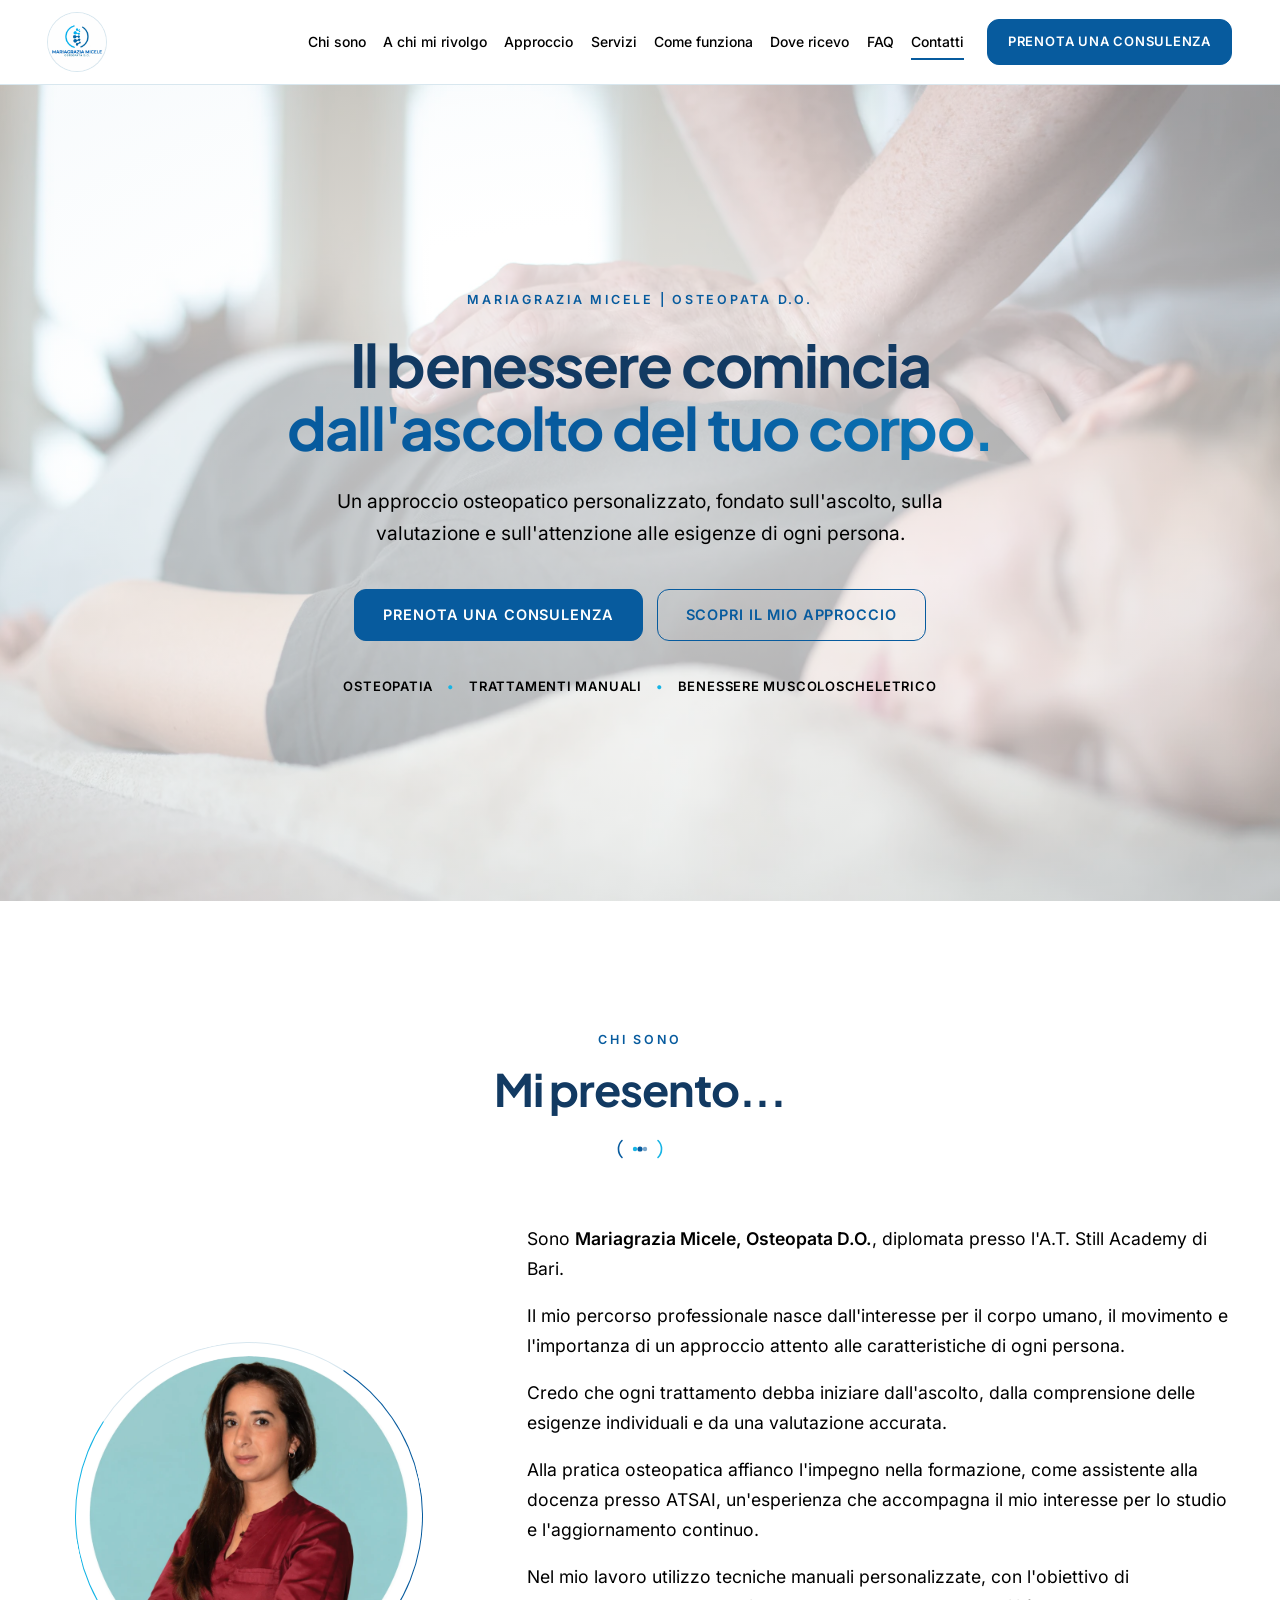
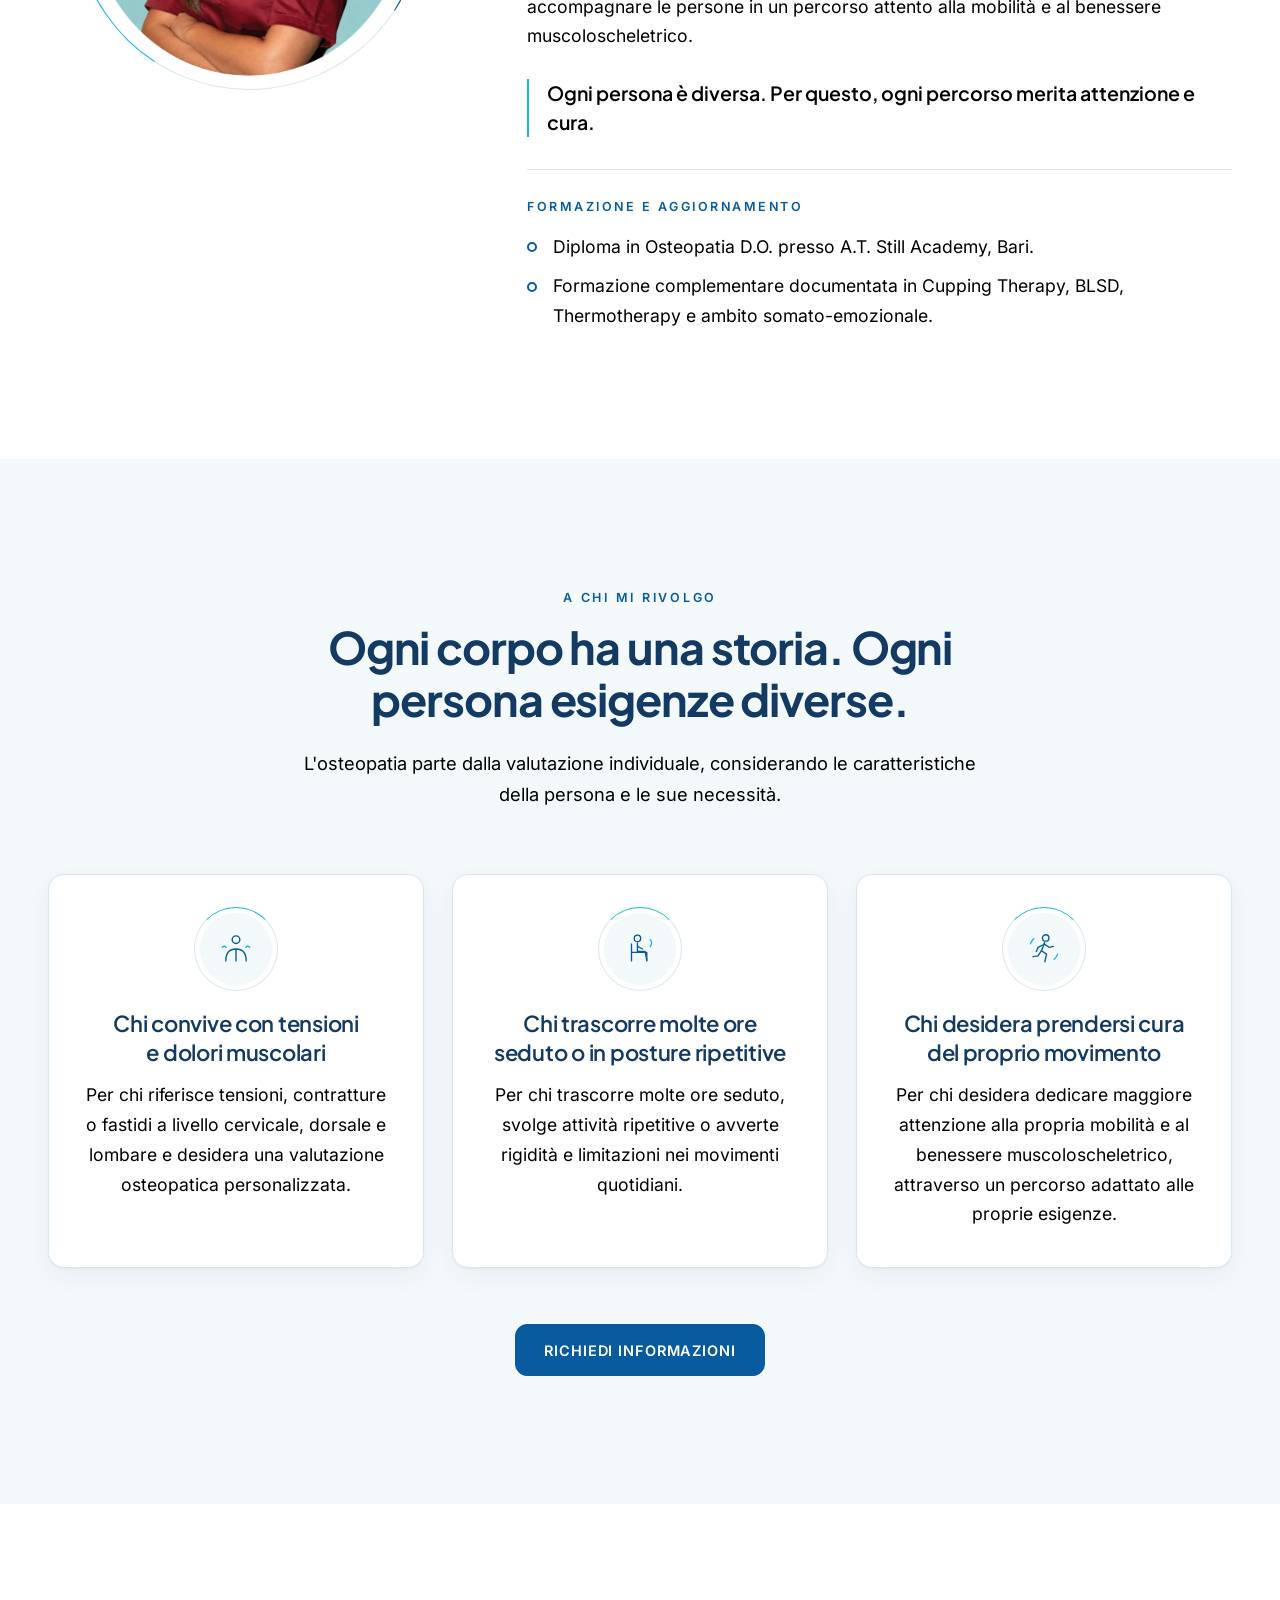
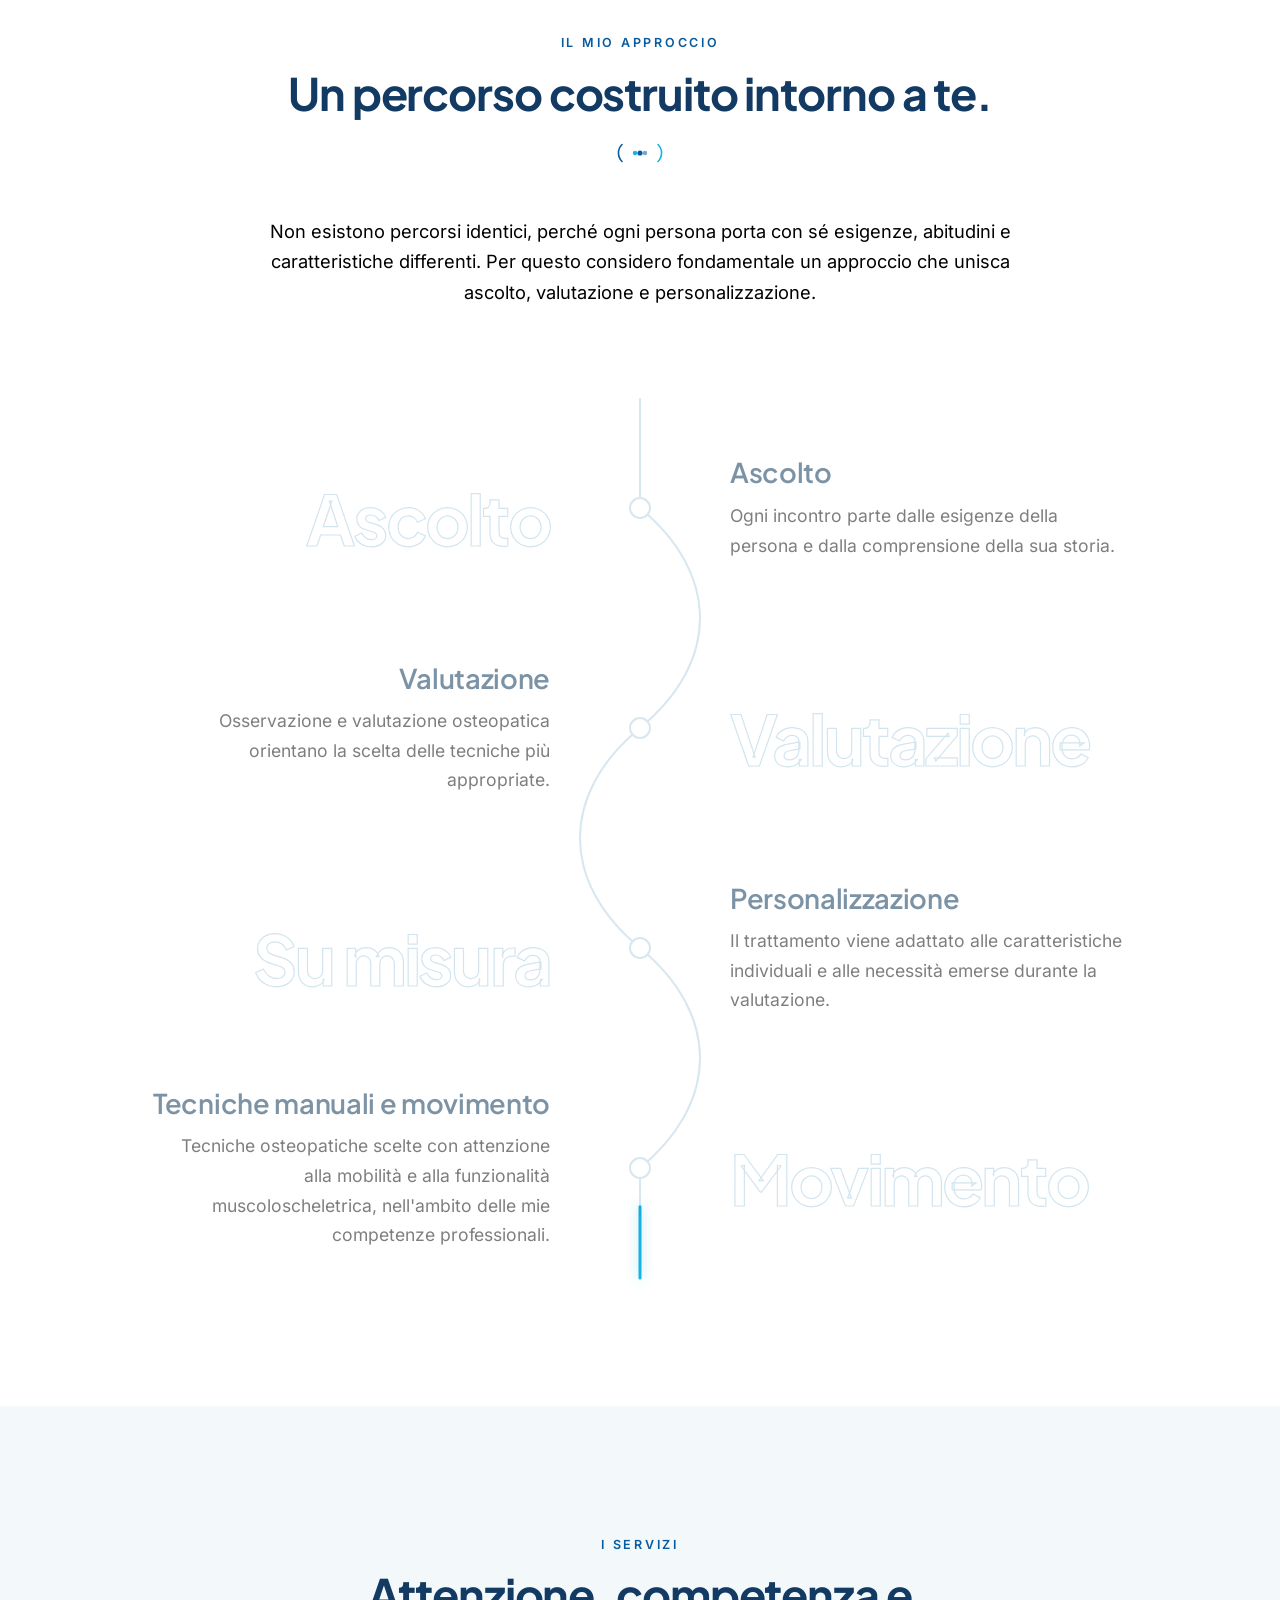
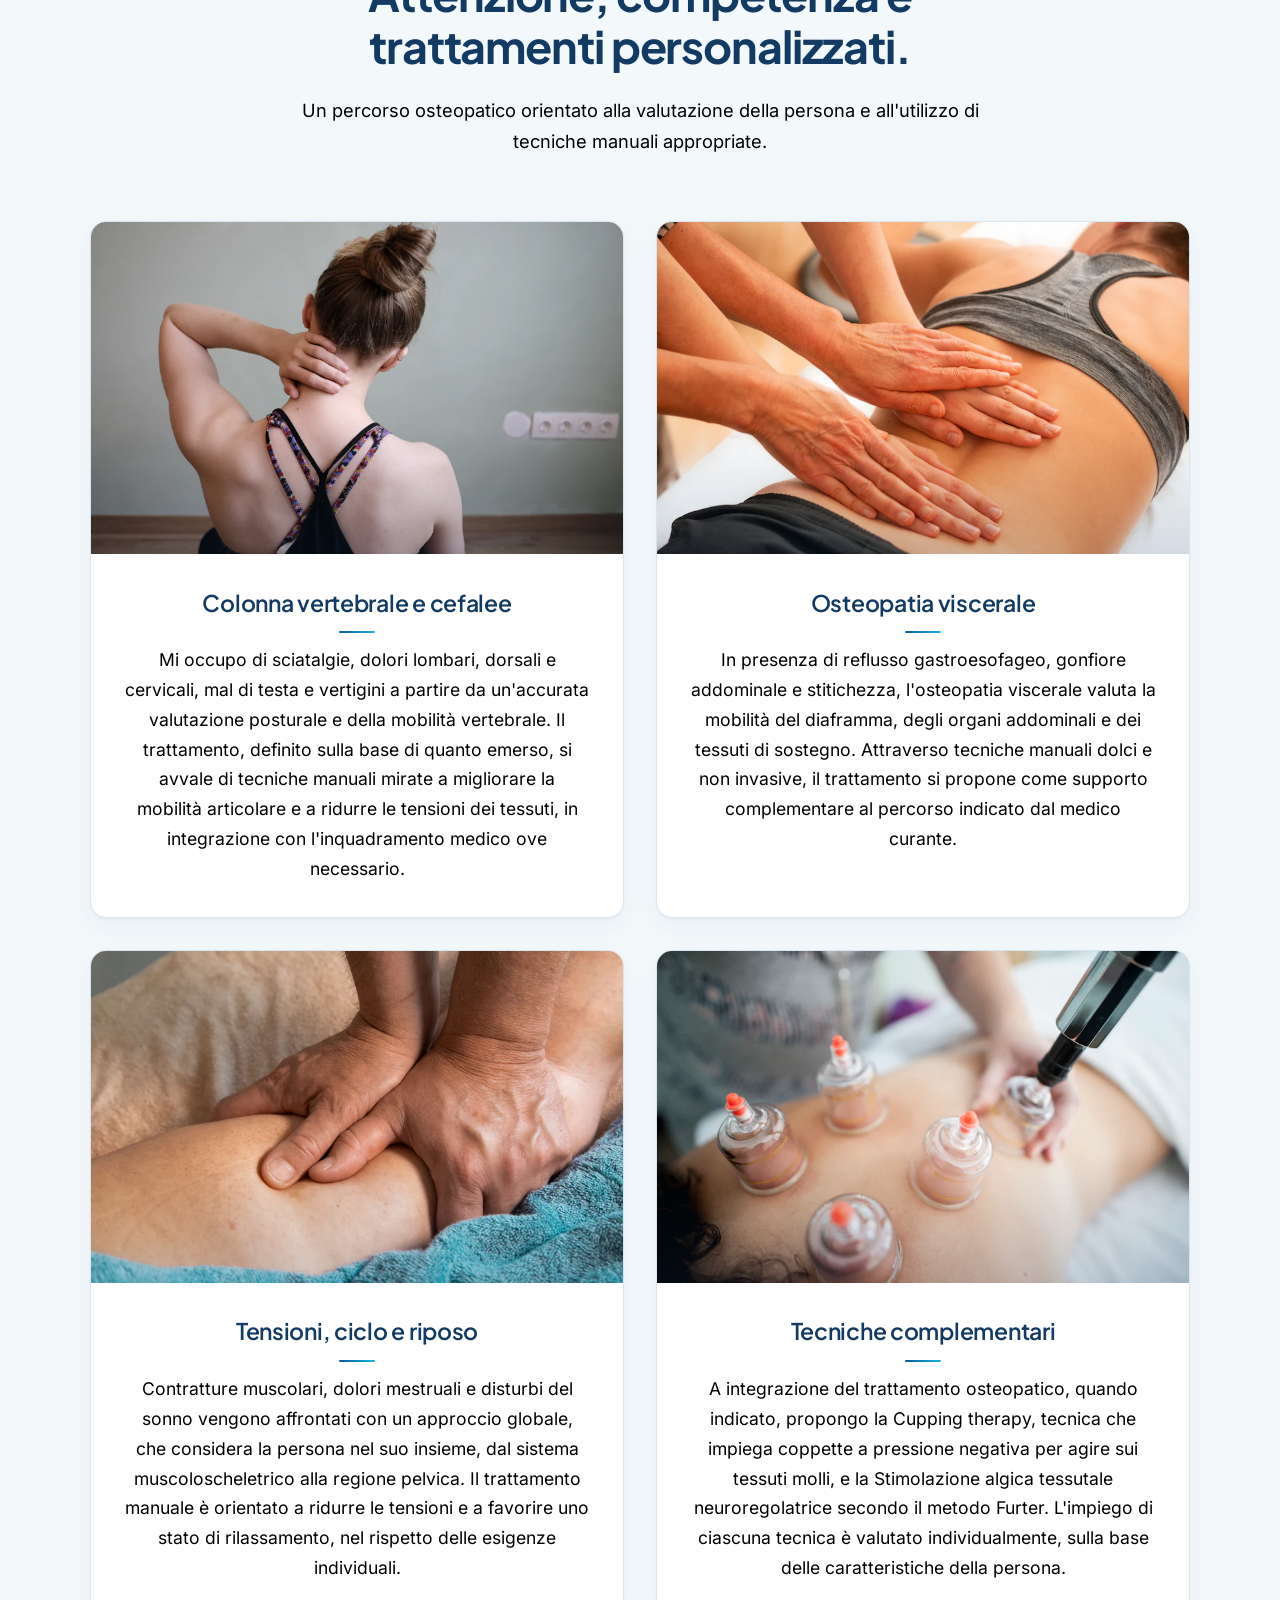
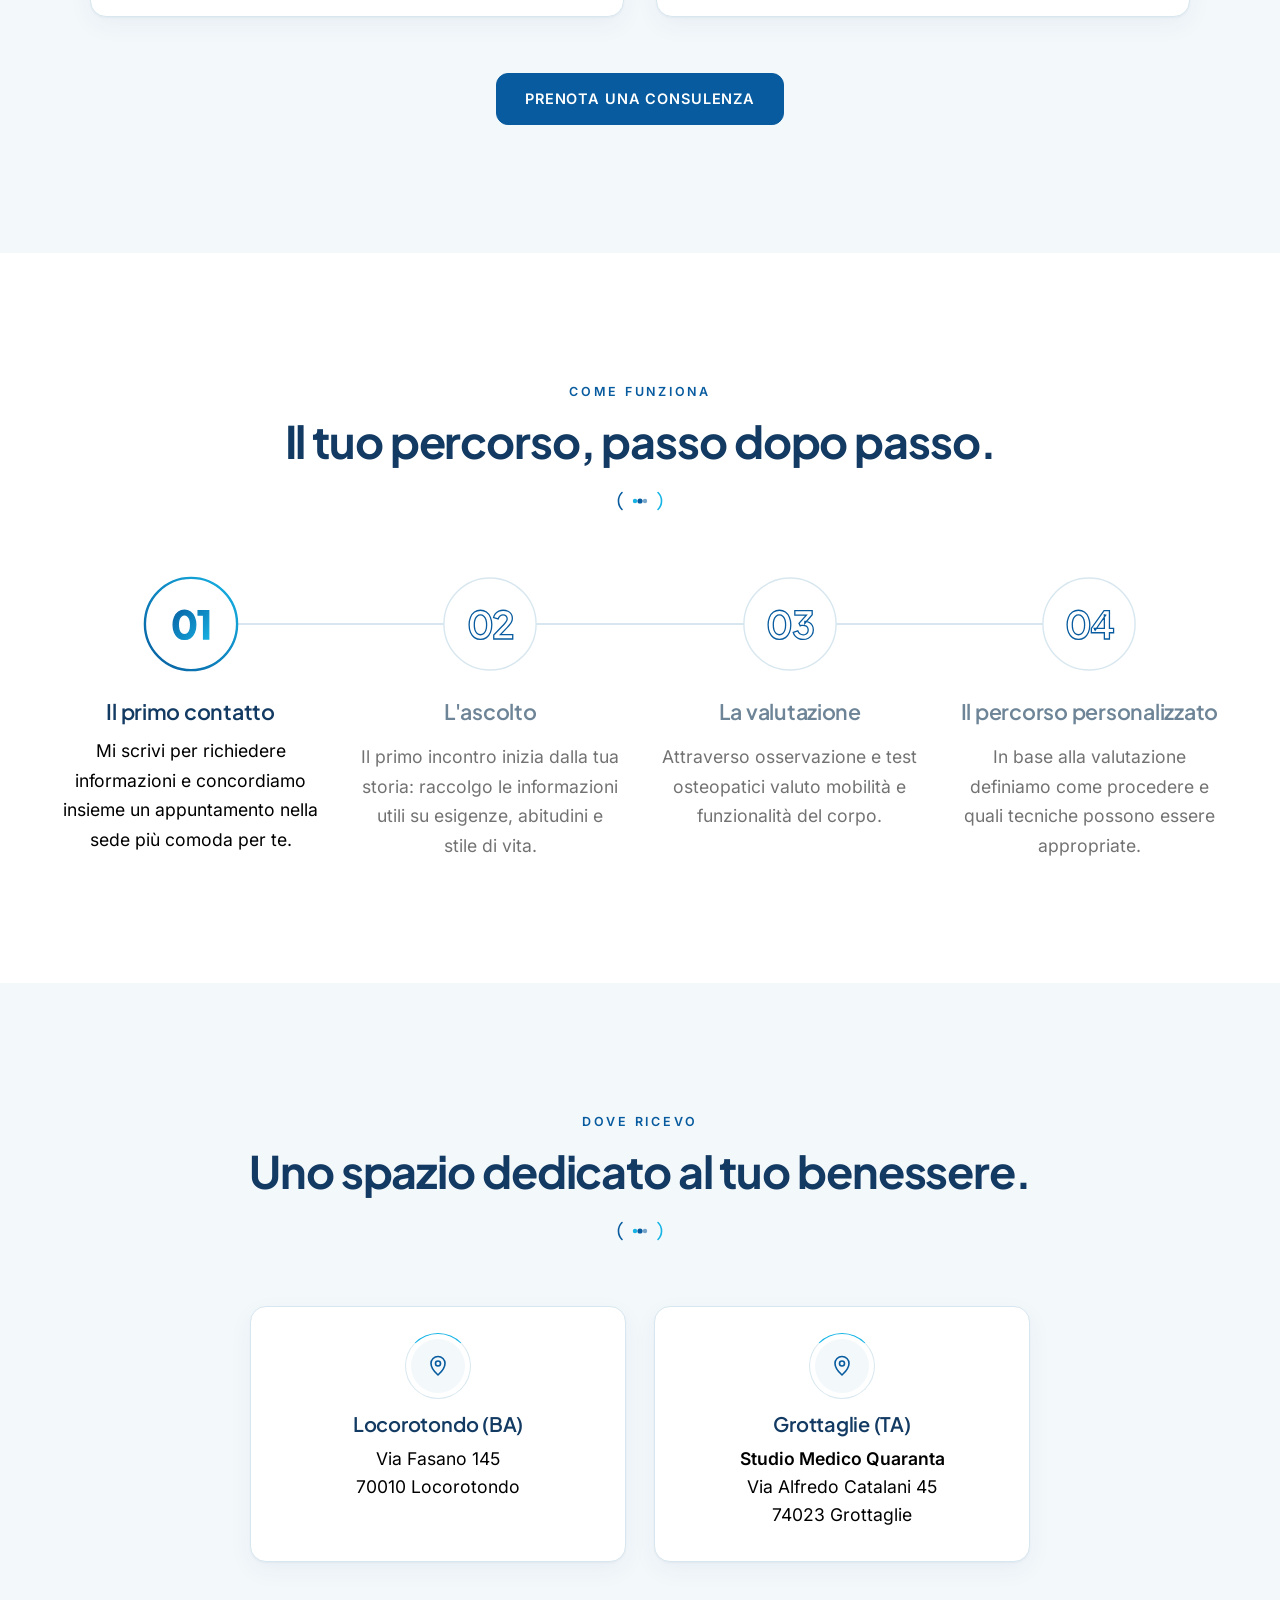
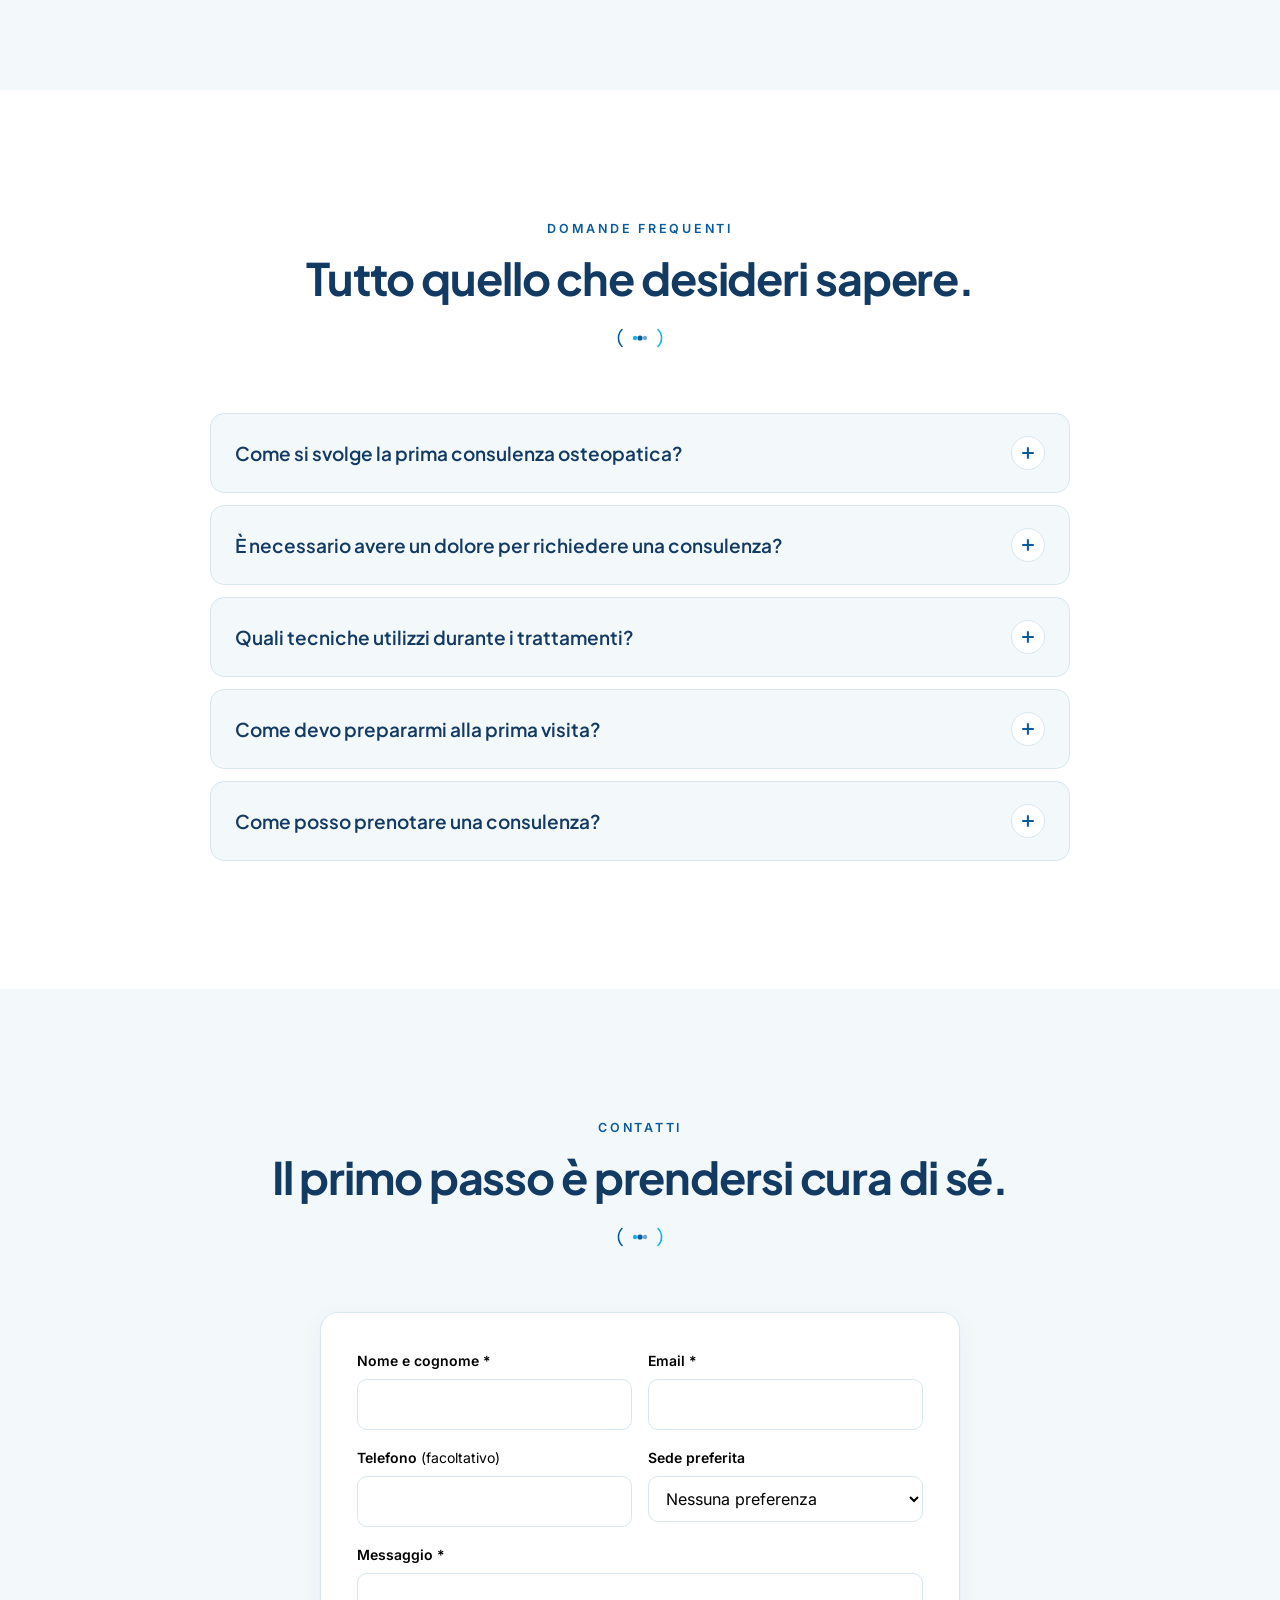
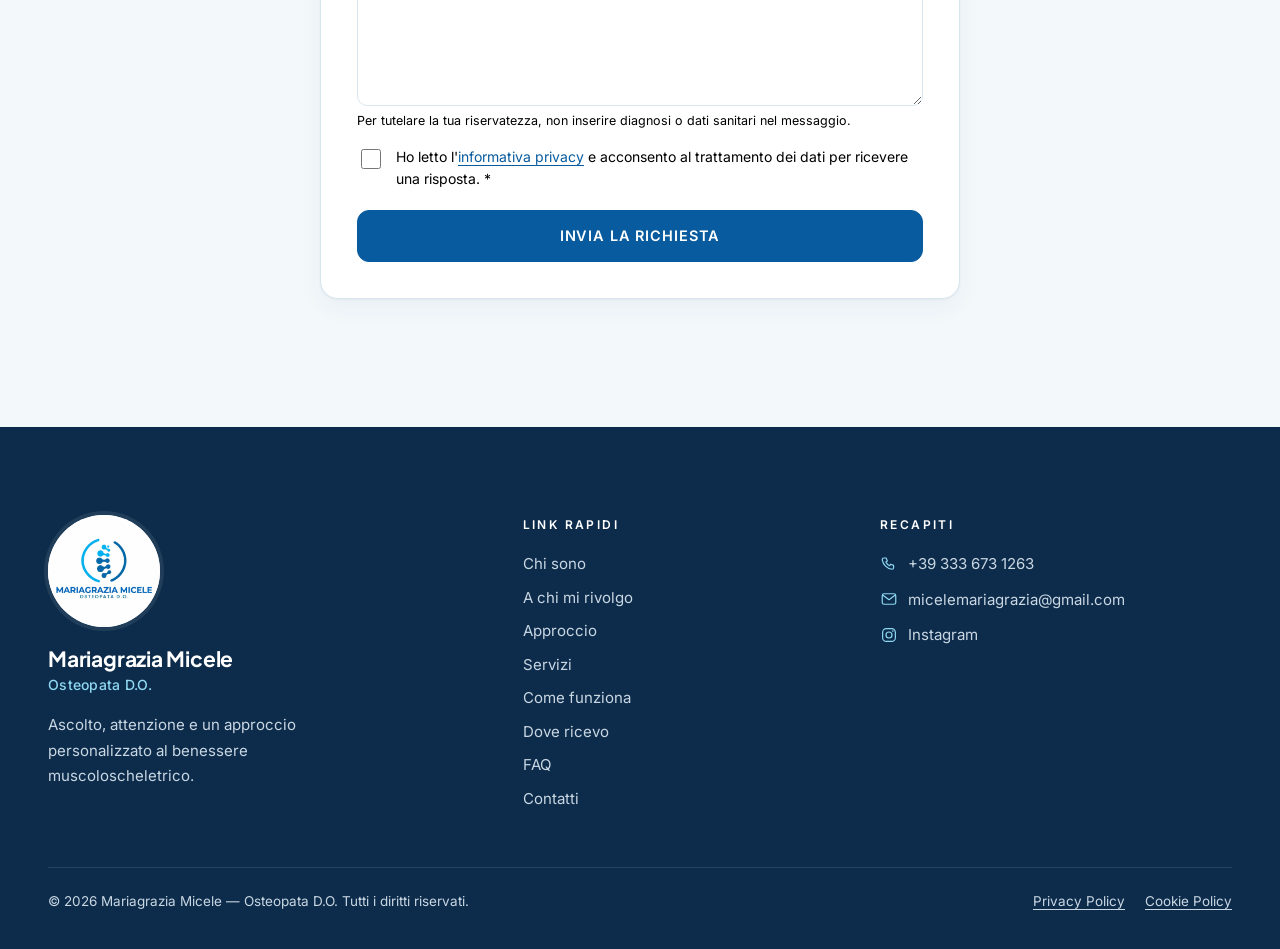
<file: index.html>
<!doctype html>
<html lang="it" class="no-js">
<head>
  <meta charset="utf-8">
  <meta name="viewport" content="width=device-width, initial-scale=1">
  <title>Mariagrazia Micele | Osteopata D.O.</title>
  <meta name="description" content="Osteopatia e trattamenti manuali personalizzati con Mariagrazia Micele, Osteopata D.O. Scopri l'approccio e richiedi una consulenza.">
  <meta name="theme-color" content="#075B9E">
  <meta name="robots" content="index, follow">

  <!-- DA AGGIORNARE con il dominio definitivo (anche in sitemap.xml e robots.txt) -->
  <link rel="canonical" href="https://www.DOMINIO-DA-CONFERMARE.it/">

  <!-- Open Graph -->
  <meta property="og:type" content="website">
  <meta property="og:locale" content="it_IT">
  <meta property="og:title" content="Mariagrazia Micele | Osteopata D.O.">
  <meta property="og:description" content="Osteopatia e trattamenti manuali personalizzati con Mariagrazia Micele, Osteopata D.O. Scopri l'approccio e richiedi una consulenza.">
  <meta property="og:url" content="https://www.DOMINIO-DA-CONFERMARE.it/">
  <meta property="og:image" content="https://www.DOMINIO-DA-CONFERMARE.it/assets/img/logo-mariagrazia-micele.webp">
  <meta property="og:image:alt" content="Logo Mariagrazia Micele, Osteopata D.O.">
  <meta name="twitter:card" content="summary">

  <link rel="icon" type="image/webp" href="assets/img/logo-mariagrazia-micele.webp">
  <link rel="preload" href="assets/fonts/plus-jakarta-sans-latin.woff2" as="font" type="font/woff2" crossorigin>
  <link rel="preload" href="assets/fonts/inter-latin.woff2" as="font" type="font/woff2" crossorigin>
  <link rel="preload" as="image" href="assets/img/hero-trattamento-1920.webp"
        imagesrcset="assets/img/hero-trattamento-900.webp 900w, assets/img/hero-trattamento-1920.webp 1920w" imagesizes="100vw">
  <link rel="stylesheet" href="assets/css/styles.css">

  <script type="application/ld+json">
  {
    "@context": "https://schema.org",
    "@type": "Person",
    "name": "Mariagrazia Micele",
    "jobTitle": "Osteopata D.O.",
    "alumniOf": { "@type": "EducationalOrganization", "name": "A.T. Still Academy", "address": { "@type": "PostalAddress", "addressLocality": "Bari", "addressCountry": "IT" } },
    "sameAs": ["https://www.instagram.com/mariagraziamicele_osteopata/"]
  }
  </script>
</head>
<body>
  <a class="skip-link" href="#contenuto">Vai al contenuto</a>

  <!-- SVG sprite -->
  <svg width="0" height="0" style="position:absolute" aria-hidden="true" focusable="false">
    <defs>
      <linearGradient id="ringGrad" x1="0" y1="0" x2="1" y2="1">
        <stop offset="0" stop-color="#075B9E"/><stop offset="1" stop-color="#16B4E5"/>
      </linearGradient>
      <symbol id="ornament" viewBox="0 0 64 22">
        <path d="M14 2.5a12 12 0 0 0 0 17" fill="none" stroke="currentColor" stroke-width="1.6" stroke-linecap="round"/>
        <path d="M50 2.5a12 12 0 0 1 0 17" fill="none" stroke="#16B4E5" stroke-width="1.6" stroke-linecap="round"/>
        <circle cx="27" cy="11" r="2.2" fill="#16B4E5"/>
        <circle cx="32" cy="11" r="2.6" fill="currentColor"/>
        <circle cx="37" cy="11" r="2.2" fill="currentColor" opacity=".55"/>
      </symbol>
      <symbol id="i-phone" viewBox="0 0 24 24"><path d="M5 4h3.2l1.6 4-2 1.3a10.5 10.5 0 0 0 5 5l1.3-2 4 1.6V17a2 2 0 0 1-2 2A15 15 0 0 1 3 6a2 2 0 0 1 2-2z" fill="none" stroke="currentColor" stroke-width="1.6" stroke-linejoin="round"/></symbol>
      <symbol id="i-mail" viewBox="0 0 24 24"><rect x="3" y="5" width="18" height="14" rx="2.5" fill="none" stroke="currentColor" stroke-width="1.6"/><path d="m4 7 8 6 8-6" fill="none" stroke="currentColor" stroke-width="1.6" stroke-linecap="round" stroke-linejoin="round"/></symbol>
      <symbol id="i-instagram" viewBox="0 0 24 24"><rect x="3.5" y="3.5" width="17" height="17" rx="5" fill="none" stroke="currentColor" stroke-width="1.6"/><circle cx="12" cy="12" r="4" fill="none" stroke="currentColor" stroke-width="1.6"/><circle cx="17.2" cy="6.8" r="1.1" fill="currentColor"/></symbol>
      <symbol id="i-pin" viewBox="0 0 24 24"><path d="M12 21s-7-6.2-7-11.5A7 7 0 0 1 19 9.5C19 14.8 12 21 12 21z" fill="none" stroke="currentColor" stroke-width="1.6" stroke-linejoin="round"/><circle cx="12" cy="9.5" r="2.5" fill="none" stroke="currentColor" stroke-width="1.6"/></symbol>
    </defs>
  </svg>

  <!-- ===================== 01 HEADER ===================== -->
  <header class="site-header">
    <div class="container header-inner">
      <a class="brand" href="#top" aria-label="Mariagrazia Micele, Osteopata D.O. — torna all'inizio">
        <span class="logo-round"><img src="assets/img/logo-mariagrazia-micele.webp" alt="" width="58" height="58"></span>
        <span class="brand-text" aria-hidden="true">
          <span class="brand-name">Mariagrazia Micele</span>
          <span class="brand-role">Osteopata D.O.</span>
        </span>
      </a>

      <button class="nav-toggle" type="button" aria-expanded="false" aria-controls="main-nav" aria-label="Apri il menu">
        <span class="nav-toggle-bars" aria-hidden="true"><span></span><span></span><span></span></span>
      </button>

      <nav class="main-nav" id="main-nav" aria-label="Navigazione principale">
        <ul class="nav-list">
          <li><a href="#chi-sono">Chi sono</a></li>
          <li><a href="#a-chi-mi-rivolgo">A chi mi rivolgo</a></li>
          <li><a href="#approccio">Approccio</a></li>
          <li><a href="#servizi">Servizi</a></li>
          <li><a href="#come-funziona">Come funziona</a></li>
          <li><a href="#dove-ricevo">Dove ricevo</a></li>
          <li><a href="#faq">FAQ</a></li>
          <li><a href="#contatti">Contatti</a></li>
        </ul>
        <a class="btn header-cta" href="#contatti">Prenota una consulenza</a>
      </nav>
    </div>
  </header>

  <main id="contenuto">
    <!-- ===================== 02 HERO ===================== -->
    <section class="hero" id="top" aria-labelledby="hero-title">
      <div class="hero-media">
        <img src="assets/img/hero-trattamento-1920.webp"
             srcset="assets/img/hero-trattamento-900.webp 900w, assets/img/hero-trattamento-1920.webp 1920w"
             sizes="100vw" width="1920" height="1080" fetchpriority="high"
             alt="Trattamento manuale osteopatico in uno studio luminoso: le mani del professionista lavorano sulla zona delle spalle di una paziente distesa">
      </div>
      <div class="container hero-content">
        <span class="eyebrow"><span class="nowrap">Mariagrazia Micele</span> <span aria-hidden="true">|</span> <span class="nowrap">Osteopata D.O.</span></span>
        <h1 id="hero-title">
          <span class="h1-line">Il benessere comincia</span>
          <span class="h1-line h1-accent">dall'ascolto del tuo corpo.</span>
        </h1>
        <p class="hero-sub">Un approccio osteopatico personalizzato, fondato sull'ascolto, sulla valutazione e sull'attenzione alle esigenze di ogni persona.</p>
        <div class="hero-actions">
          <a class="btn" href="#contatti">Prenota una consulenza</a>
          <a class="btn btn--secondary" href="#approccio">Scopri il mio approccio</a>
        </div>
        <p class="hero-micro">
          <span>Osteopatia</span><span class="dot" aria-hidden="true">•</span>
          <span>Trattamenti manuali</span><span class="dot" aria-hidden="true">•</span>
          <span>Benessere muscoloscheletrico</span>
        </p>
      </div>
    </section>

    <!-- ===================== 03 CHI SONO (bianco) ===================== -->
    <section class="section section--white" id="chi-sono" aria-labelledby="chi-sono-title">
      <div class="container about-layout">
        <figure class="about-photo reveal">
          <img src="assets/img/mariagrazia-micele-osteopata.webp" width="800" height="800" loading="lazy" decoding="async"
               alt="Ritratto di Mariagrazia Micele, Osteopata D.O., in divisa professionale, con le braccia conserte su sfondo azzurro">
        </figure>

        <header class="section-head about-head reveal">
          <span class="eyebrow">Chi sono</span>
          <h2 id="chi-sono-title">Mi presento...</h2>
          <svg class="ornament" aria-hidden="true"><use href="#ornament"/></svg>
        </header>

        <div class="about-text reveal">
          <p>Sono <strong>Mariagrazia Micele, Osteopata D.O.</strong>, diplomata presso l'A.T. Still Academy di Bari.</p>
          <p>Il mio percorso professionale nasce dall'interesse per il corpo umano, il movimento e l'importanza di un approccio attento alle caratteristiche di ogni persona.</p>
          <p>Credo che ogni trattamento debba iniziare dall'ascolto, dalla comprensione delle esigenze individuali e da una valutazione accurata.</p>
          <p>Alla pratica osteopatica affianco l'impegno nella formazione, come assistente alla docenza presso ATSAI, un'esperienza che accompagna il mio interesse per lo studio e l'aggiornamento continuo.</p>
          <p>Nel mio lavoro utilizzo tecniche manuali personalizzate, con l'obiettivo di accompagnare le persone in un percorso attento alla mobilità e al benessere muscoloscheletrico.</p>
          <p class="signature">Ogni persona è diversa. Per questo, ogni percorso merita attenzione e cura.</p>

          <div class="training">
            <span class="training-title">Formazione e aggiornamento</span>
            <ul class="training-list">
              <li>Diploma in Osteopatia D.O. presso A.T. Still Academy, Bari.</li>
              <li>Formazione complementare documentata in Cupping Therapy, BLSD, Thermotherapy e ambito somato-emozionale.</li>
            </ul>
          </div>
        </div>
      </div>
    </section>

    <!-- ===================== 04 A CHI MI RIVOLGO (ice) ===================== -->
    <section class="section section--ice" id="a-chi-mi-rivolgo" aria-labelledby="target-title">
      <div class="container">
        <header class="section-head reveal">
          <span class="eyebrow">A chi mi rivolgo</span>
          <h2 id="target-title">Ogni corpo ha una storia. Ogni persona esigenze diverse.</h2>
          <p class="section-lead">L'osteopatia parte dalla valutazione individuale, considerando le caratteristiche della persona e le sue necessità.</p>
        </header>

        <div class="cards-3">
          <article class="card surface target-card reveal">
            <div class="icon-wrap" aria-hidden="true">
              <svg viewBox="0 0 40 40" fill="none" stroke="currentColor" stroke-width="1.6" stroke-linecap="round" stroke-linejoin="round">
                <circle cx="20" cy="9" r="4.5"/>
                <path d="M8 34c0-8 3-14 12-14s12 6 12 14"/>
                <path d="M20 20v14"/>
                <path d="M4 18c1.5-1.5 3-1.5 4.5 0M31.5 18c1.5-1.5 3-1.5 4.5 0" stroke="#16B4E5"/>
              </svg>
            </div>
            <h3>Chi convive con tensioni e dolori muscolari</h3>
            <p>Per chi riferisce tensioni, contratture o fastidi a livello cervicale, dorsale e lombare e desidera una valutazione osteopatica personalizzata.</p>
          </article>

          <article class="card surface target-card reveal">
            <div class="icon-wrap" aria-hidden="true">
              <svg viewBox="0 0 40 40" fill="none" stroke="currentColor" stroke-width="1.6" stroke-linecap="round" stroke-linejoin="round">
                <circle cx="17" cy="7.5" r="3.8"/>
                <path d="M17 13v10h9l2 10"/>
                <path d="M17 17l6 3"/>
                <path d="M10 14v20M10 24h18M28 24v10"/>
                <path d="M32 9a6 6 0 0 1 0 8" stroke="#16B4E5"/>
              </svg>
            </div>
            <h3>Chi trascorre molte ore seduto o in posture ripetitive</h3>
            <p>Per chi trascorre molte ore seduto, svolge attività ripetitive o avverte rigidità e limitazioni nei movimenti quotidiani.</p>
          </article>

          <article class="card surface target-card reveal">
            <div class="icon-wrap" aria-hidden="true">
              <svg viewBox="0 0 40 40" fill="none" stroke="currentColor" stroke-width="1.6" stroke-linecap="round" stroke-linejoin="round">
                <circle cx="22" cy="7" r="3.8"/>
                <path d="M21 12l-4 10 6 4-2 9"/>
                <path d="M19 15l-6 3-2 5M20 14l6 4 5-1"/>
                <path d="M17 22l-4 6-6 1"/>
                <path d="M4 14a14 14 0 0 1 4-6M36 26a14 14 0 0 1-4 6" stroke="#16B4E5"/>
              </svg>
            </div>
            <h3>Chi desidera prendersi cura del proprio movimento</h3>
            <p>Per chi desidera dedicare maggiore attenzione alla propria mobilità e al benessere muscoloscheletrico, attraverso un percorso adattato alle proprie esigenze.</p>
          </article>
        </div>

        <div class="cta-row reveal">
          <a class="btn" href="#contatti">Richiedi informazioni</a>
        </div>
      </div>
    </section>

    <!-- ===================== 05 IL MIO APPROCCIO (bianco) ===================== -->
    <section class="section section--white" id="approccio" aria-labelledby="approccio-title">
      <div class="container">
        <header class="section-head reveal">
          <span class="eyebrow">Il mio approccio</span>
          <h2 id="approccio-title">Un percorso costruito intorno a te.</h2>
          <svg class="ornament" aria-hidden="true"><use href="#ornament"/></svg>
        </header>
        <p class="approach-intro reveal">Non esistono percorsi identici, perché ogni persona porta con sé esigenze, abitudini e caratteristiche differenti. Per questo considero fondamentale un approccio che unisca ascolto, valutazione e personalizzazione.</p>

        <ol class="flow" id="flow">
          <li class="flow-line" aria-hidden="true">
            <svg viewBox="0 0 180 800" preserveAspectRatio="none" focusable="false">
              <defs>
                <linearGradient id="flowGrad" x1="0" y1="0" x2="0" y2="1">
                  <stop offset="0" stop-color="#075B9E"/><stop offset="1" stop-color="#16B4E5"/>
                </linearGradient>
              </defs>
              <path class="flow-base" vector-effect="non-scaling-stroke" d="M90 0 L90 100 C170 160 170 240 90 300 C10 360 10 440 90 500 C170 560 170 640 90 700 L90 800"/>
              <path class="flow-draw" vector-effect="non-scaling-stroke" pathLength="1" d="M90 0 L90 100 C170 160 170 240 90 300 C10 360 10 440 90 500 C170 560 170 640 90 700 L90 800"/>
            </svg>
          </li>
          <li class="flow-step">
            <span class="flow-node" aria-hidden="true"></span>
            <div class="flow-text">
              <h3>Ascolto</h3>
              <p>Ogni incontro parte dalle esigenze della persona e dalla comprensione della sua storia.</p>
            </div>
            <span class="flow-ghost" aria-hidden="true">Ascolto</span>
          </li>
          <li class="flow-step">
            <span class="flow-node" aria-hidden="true"></span>
            <div class="flow-text">
              <h3>Valutazione</h3>
              <p>Osservazione e valutazione osteopatica orientano la scelta delle tecniche più appropriate.</p>
            </div>
            <span class="flow-ghost" aria-hidden="true">Valutazione</span>
          </li>
          <li class="flow-step">
            <span class="flow-node" aria-hidden="true"></span>
            <div class="flow-text">
              <h3>Personalizzazione</h3>
              <p>Il trattamento viene adattato alle caratteristiche individuali e alle necessità emerse durante la valutazione.</p>
            </div>
            <span class="flow-ghost" aria-hidden="true">Su misura</span>
          </li>
          <li class="flow-step">
            <span class="flow-node" aria-hidden="true"></span>
            <div class="flow-text">
              <h3>Tecniche manuali e movimento</h3>
              <p>Tecniche osteopatiche scelte con attenzione alla mobilità e alla funzionalità muscoloscheletrica, nell'ambito delle mie competenze professionali.</p>
            </div>
            <span class="flow-ghost" aria-hidden="true">Movimento</span>
          </li>
        </ol>
      </div>
    </section>

    <!-- ===================== 06 I SERVIZI (ice) ===================== -->
    <section class="section section--ice" id="servizi" aria-labelledby="servizi-title">
      <div class="container">
        <header class="section-head reveal">
          <span class="eyebrow">I servizi</span>
          <h2 id="servizi-title">Attenzione, competenza e trattamenti personalizzati.</h2>
          <p class="section-lead">Un percorso osteopatico orientato alla valutazione della persona e all'utilizzo di tecniche manuali appropriate.</p>
        </header>

        <div class="cards-2">
          <article class="card surface service-card reveal">
            <div class="service-media">
              <img src="assets/img/colonna-cervicale-800.webp" srcset="assets/img/colonna-cervicale-480.webp 480w, assets/img/colonna-cervicale-800.webp 800w"
                   sizes="(max-width: 760px) 92vw, 540px" width="800" height="520" loading="lazy" decoding="async"
                   alt="Persona ripresa di spalle che si porta la mano al collo per un fastidio cervicale">
            </div>
            <div class="service-body">
              <h3>Colonna vertebrale e cefalee</h3>
              <p>Mi occupo di sciatalgie, dolori lombari, dorsali e cervicali, mal di testa e vertigini a partire da un'accurata valutazione posturale e della mobilità vertebrale. Il trattamento, definito sulla base di quanto emerso, si avvale di tecniche manuali mirate a migliorare la mobilità articolare e a ridurre le tensioni dei tessuti, in integrazione con l'inquadramento medico ove necessario.</p>
            </div>
          </article>

          <article class="card surface service-card reveal">
            <div class="service-media">
              <img src="assets/img/viscerale-addome-800.webp" srcset="assets/img/viscerale-addome-480.webp 480w, assets/img/viscerale-addome-800.webp 800w"
                   sizes="(max-width: 760px) 92vw, 540px" width="800" height="520" loading="lazy" decoding="async"
                   alt="Mani dell'operatore che eseguono un trattamento delicato sulla zona addominale">
            </div>
            <div class="service-body">
              <h3>Osteopatia viscerale</h3>
              <p>In presenza di reflusso gastroesofageo, gonfiore addominale e stitichezza, l'osteopatia viscerale valuta la mobilità del diaframma, degli organi addominali e dei tessuti di sostegno. Attraverso tecniche manuali dolci e non invasive, il trattamento si propone come supporto complementare al percorso indicato dal medico curante.</p>
            </div>
          </article>

          <article class="card surface service-card reveal">
            <div class="service-media">
              <img src="assets/img/contratture-muscolari-800.webp" srcset="assets/img/contratture-muscolari-480.webp 480w, assets/img/contratture-muscolari-800.webp 800w"
                   sizes="(max-width: 760px) 92vw, 540px" width="800" height="520" loading="lazy" decoding="async"
                   alt="Dettaglio delle mani che lavorano su una tensione muscolare della spalla">
            </div>
            <div class="service-body">
              <h3>Tensioni, ciclo e riposo</h3>
              <p>Contratture muscolari, dolori mestruali e disturbi del sonno vengono affrontati con un approccio globale, che considera la persona nel suo insieme, dal sistema muscoloscheletrico alla regione pelvica. Il trattamento manuale è orientato a ridurre le tensioni e a favorire uno stato di rilassamento, nel rispetto delle esigenze individuali.</p>
            </div>
          </article>

          <article class="card surface service-card reveal">
            <div class="service-media">
              <img src="assets/img/cupping-furter-800.webp" srcset="assets/img/cupping-furter-480.webp 480w, assets/img/cupping-furter-800.webp 800w"
                   sizes="(max-width: 760px) 92vw, 540px" width="800" height="520" loading="lazy" decoding="async"
                   alt="Coppette professionali applicate sulla schiena durante una seduta di cupping therapy">
            </div>
            <div class="service-body">
              <h3>Tecniche complementari</h3>
              <p>A integrazione del trattamento osteopatico, quando indicato, propongo la Cupping therapy, tecnica che impiega coppette a pressione negativa per agire sui tessuti molli, e la Stimolazione algica tessutale neuroregolatrice secondo il metodo Furter. L'impiego di ciascuna tecnica è valutato individualmente, sulla base delle caratteristiche della persona.</p>
            </div>
          </article>
        </div>

        <div class="cta-row reveal">
          <a class="btn" href="#contatti">Prenota una consulenza</a>
        </div>
      </div>
    </section>

    <!-- ===================== 07 COME FUNZIONA (bianco) ===================== -->
    <section class="section section--white" id="come-funziona" aria-labelledby="come-title">
      <div class="container">
        <header class="section-head reveal">
          <span class="eyebrow">Come funziona</span>
          <h2 id="come-title">Il tuo percorso, passo dopo passo.</h2>
          <svg class="ornament" aria-hidden="true"><use href="#ornament"/></svg>
        </header>

        <ol class="process" id="process">
          <li class="process-track" aria-hidden="true"><span class="process-fill"></span><span class="process-spark"></span></li>
          <li class="pstep">
            <span class="pstep-mark" aria-hidden="true">
              <svg class="pstep-ring" viewBox="0 0 100 100"><circle cx="50" cy="50" r="48"/><circle class="ring-progress" cx="50" cy="50" r="48" pathLength="100"/></svg>
              <span class="pstep-num">01</span>
            </span>
            <h3>Il primo contatto</h3>
            <p>Mi scrivi per richiedere informazioni e concordiamo insieme un appuntamento nella sede più comoda per te.</p>
          </li>
          <li class="pstep">
            <span class="pstep-mark" aria-hidden="true">
              <svg class="pstep-ring" viewBox="0 0 100 100"><circle cx="50" cy="50" r="48"/><circle class="ring-progress" cx="50" cy="50" r="48" pathLength="100"/></svg>
              <span class="pstep-num">02</span>
            </span>
            <h3>L'ascolto</h3>
            <p>Il primo incontro inizia dalla tua storia: raccolgo le informazioni utili su esigenze, abitudini e stile di vita.</p>
          </li>
          <li class="pstep">
            <span class="pstep-mark" aria-hidden="true">
              <svg class="pstep-ring" viewBox="0 0 100 100"><circle cx="50" cy="50" r="48"/><circle class="ring-progress" cx="50" cy="50" r="48" pathLength="100"/></svg>
              <span class="pstep-num">03</span>
            </span>
            <h3>La valutazione</h3>
            <p>Attraverso osservazione e test osteopatici valuto mobilità e funzionalità del corpo.</p>
          </li>
          <li class="pstep">
            <span class="pstep-mark" aria-hidden="true">
              <svg class="pstep-ring" viewBox="0 0 100 100"><circle cx="50" cy="50" r="48"/><circle class="ring-progress" cx="50" cy="50" r="48" pathLength="100"/></svg>
              <span class="pstep-num">04</span>
            </span>
            <h3>Il percorso personalizzato</h3>
            <p>In base alla valutazione definiamo come procedere e quali tecniche possono essere appropriate.</p>
          </li>
        </ol>
      </div>
    </section>

    <!-- ===================== 08 DOVE RICEVO (ice) ===================== -->
    <section class="section section--ice" id="dove-ricevo" aria-labelledby="dove-title">
      <div class="container">
        <header class="section-head reveal">
          <span class="eyebrow">Dove ricevo</span>
          <h2 id="dove-title">Uno spazio dedicato al tuo benessere.</h2>
          <svg class="ornament" aria-hidden="true"><use href="#ornament"/></svg>
        </header>

        <div class="locations">
          <article class="card surface location reveal">
            <div class="icon-wrap" aria-hidden="true"><svg><use href="#i-pin"/></svg></div>
            <h3>Locorotondo (BA)</h3>
            <address>Via Fasano 145<br>70010 Locorotondo</address>
          </article>
          <article class="card surface location reveal">
            <div class="icon-wrap" aria-hidden="true"><svg><use href="#i-pin"/></svg></div>
            <h3>Grottaglie (TA)</h3>
            <address><span class="studio-name">Studio Medico Quaranta</span>Via Alfredo Catalani 45<br>74023 Grottaglie</address>
          </article>
        </div>
      </div>
    </section>

    <!-- ===================== 09 FAQ (bianco) ===================== -->
    <section class="section section--white" id="faq" aria-labelledby="faq-title">
      <div class="container">
        <header class="section-head reveal">
          <span class="eyebrow">Domande frequenti</span>
          <h2 id="faq-title">Tutto quello che desideri sapere.</h2>
          <svg class="ornament" aria-hidden="true"><use href="#ornament"/></svg>
        </header>

        <div class="faq reveal">
          <div class="faq-item surface">
            <h3><button class="faq-trigger" type="button" aria-expanded="false" aria-controls="faq-1" id="faq-1-btn">Come si svolge la prima consulenza osteopatica?<span class="faq-icon" aria-hidden="true"></span></button></h3>
            <div class="faq-panel" id="faq-1" role="region" aria-labelledby="faq-1-btn" aria-hidden="true"><div><p>Il primo incontro inizia con un momento di ascolto, in cui raccolgo le informazioni utili, e prosegue con la valutazione osteopatica. Le eventuali tecniche manuali le scelgo in base alle tue esigenze individuali.</p></div></div>
          </div>
          <div class="faq-item surface">
            <h3><button class="faq-trigger" type="button" aria-expanded="false" aria-controls="faq-2" id="faq-2-btn">È necessario avere un dolore per richiedere una consulenza?<span class="faq-icon" aria-hidden="true"></span></button></h3>
            <div class="faq-panel" id="faq-2" role="region" aria-labelledby="faq-2-btn" aria-hidden="true"><div><p>No. Puoi contattarmi anche se desideri approfondire aspetti legati alla mobilità e al benessere muscoloscheletrico. Sarà la valutazione iniziale a permettermi di capire se e come l'osteopatia possa essere appropriata per te.</p></div></div>
          </div>
          <div class="faq-item surface">
            <h3><button class="faq-trigger" type="button" aria-expanded="false" aria-controls="faq-3" id="faq-3-btn">Quali tecniche utilizzi durante i trattamenti?<span class="faq-icon" aria-hidden="true"></span></button></h3>
            <div class="faq-panel" id="faq-3" role="region" aria-labelledby="faq-3-btn" aria-hidden="true"><div><p>Utilizzo tecniche manuali che seleziono in base alla valutazione e alle caratteristiche di ogni persona. Se desideri informazioni su una tecnica specifica, puoi chiedermele prima dell'appuntamento.</p></div></div>
          </div>
          <div class="faq-item surface">
            <h3><button class="faq-trigger" type="button" aria-expanded="false" aria-controls="faq-4" id="faq-4-btn">Come devo prepararmi alla prima visita?<span class="faq-icon" aria-hidden="true"></span></button></h3>
            <div class="faq-panel" id="faq-4" role="region" aria-labelledby="faq-4-btn" aria-hidden="true"><div><p>Ti consiglio di portare l'eventuale documentazione sanitaria pertinente e di indossare un abbigliamento comodo. Al momento della prenotazione ti darò indicazioni più precise.</p></div></div>
          </div>
          <div class="faq-item surface">
            <h3><button class="faq-trigger" type="button" aria-expanded="false" aria-controls="faq-5" id="faq-5-btn">Come posso prenotare una consulenza?<span class="faq-icon" aria-hidden="true"></span></button></h3>
            <div class="faq-panel" id="faq-5" role="region" aria-labelledby="faq-5-btn" aria-hidden="true"><div><p>Puoi scrivermi attraverso il modulo di contatto qui sotto, indicando la sede di tuo interesse: ti risponderò al più presto per concordare insieme l'appuntamento.</p></div></div>
          </div>
        </div>
      </div>
    </section>

    <!-- ===================== 10 CONTATTI (ice) ===================== -->
    <section class="section section--ice" id="contatti" aria-labelledby="contatti-title">
      <div class="container">
        <header class="section-head reveal">
          <span class="eyebrow">Contatti</span>
          <h2 id="contatti-title">Il primo passo è prendersi cura di sé.</h2>
          <svg class="ornament" aria-hidden="true"><use href="#ornament"/></svg>
        </header>

        <div class="form-card surface reveal">
          <form id="contact-form" novalidate aria-label="Richiesta di consulenza">
            <div class="form-grid">
              <div class="field">
                <label for="nome">Nome e cognome *</label>
                <input id="nome" name="nome" type="text" autocomplete="name" required aria-describedby="nome-error">
                <span class="field-error" id="nome-error" role="alert"></span>
              </div>
              <div class="field">
                <label for="email">Email *</label>
                <input id="email" name="email" type="email" autocomplete="email" inputmode="email" required aria-describedby="email-error">
                <span class="field-error" id="email-error" role="alert"></span>
              </div>
              <div class="field">
                <label for="telefono">Telefono <span class="opt">(facoltativo)</span></label>
                <input id="telefono" name="telefono" type="tel" autocomplete="tel" inputmode="tel" aria-describedby="telefono-error">
                <span class="field-error" id="telefono-error" role="alert"></span>
              </div>
              <div class="field">
                <label for="sede">Sede preferita</label>
                <select id="sede" name="sede">
                  <option value="">Nessuna preferenza</option>
                  <option value="Locorotondo (BA)">Locorotondo (BA)</option>
                  <option value="Grottaglie (TA)">Grottaglie (TA)</option>
                </select>
              </div>
              <div class="field field--full">
                <label for="messaggio">Messaggio *</label>
                <textarea id="messaggio" name="messaggio" rows="4" required aria-describedby="messaggio-help messaggio-error"></textarea>
                <p class="field-hint" id="messaggio-help">Per tutelare la tua riservatezza, non inserire diagnosi o dati sanitari nel messaggio.</p>
                <span class="field-error" id="messaggio-error" role="alert"></span>
              </div>
              <div class="hp" aria-hidden="true">
                <label for="_gotcha">Lascia vuoto questo campo</label>
                <input id="_gotcha" name="_gotcha" type="text" tabindex="-1" autocomplete="off">
              </div>
              <div class="field field--full">
                <div class="field consent">
                  <input id="privacy" name="privacy" type="checkbox" required aria-describedby="privacy-error">
                  <label for="privacy">Ho letto l'<a href="privacy-policy.html" target="_blank" rel="noopener">informativa privacy<span class="sr-only"> (si apre in una nuova scheda)</span></a> e acconsento al trattamento dei dati per ricevere una risposta. *</label>
                </div>
                <span class="field-error" id="privacy-error" role="alert"></span>
              </div>
            </div>
            <div class="form-actions">
              <button class="btn" type="submit">Invia la richiesta</button>
            </div>
            <div class="form-status" id="form-status" role="status" tabindex="-1"></div>
          </form>
        </div>
      </div>
    </section>
  </main>

  <!-- ===================== 11 FOOTER ===================== -->
  <footer class="site-footer">
    <div class="container">
      <div class="footer-grid">
        <div class="footer-brand">
          <span class="logo-round"><img src="assets/img/logo-mariagrazia-micele.webp" width="112" height="112" loading="lazy" decoding="async" alt="Logo Mariagrazia Micele, Osteopata D.O."></span>
          <p class="footer-name">Mariagrazia Micele<span class="footer-role">Osteopata D.O.</span></p>
          <p class="footer-tagline">Ascolto, attenzione e un approccio personalizzato al benessere muscoloscheletrico.</p>
        </div>

        <nav aria-label="Link rapidi">
          <p class="footer-title">Link rapidi</p>
          <ul class="footer-links">
            <li><a href="#chi-sono">Chi sono</a></li>
            <li><a href="#a-chi-mi-rivolgo">A chi mi rivolgo</a></li>
            <li><a href="#approccio">Approccio</a></li>
            <li><a href="#servizi">Servizi</a></li>
            <li><a href="#come-funziona">Come funziona</a></li>
            <li><a href="#dove-ricevo">Dove ricevo</a></li>
            <li><a href="#faq">FAQ</a></li>
            <li><a href="#contatti">Contatti</a></li>
          </ul>
        </nav>

        <div>
          <p class="footer-title">Recapiti</p>
          <ul class="footer-contacts">
            <li><svg aria-hidden="true"><use href="#i-phone"/></svg><a href="tel:+393336731263">+39 333 673 1263</a></li>
            <li><svg aria-hidden="true"><use href="#i-mail"/></svg><a href="mailto:micelemariagrazia@gmail.com">micelemariagrazia@gmail.com</a></li>
            <li><svg aria-hidden="true"><use href="#i-instagram"/></svg><a href="https://www.instagram.com/mariagraziamicele_osteopata/" target="_blank" rel="noopener">Instagram<span class="sr-only"> (si apre in una nuova scheda)</span></a></li>
          </ul>
          <!-- Dati fiscali/professionali (es. P.IVA) da inserire solo dopo conferma -->
        </div>
      </div>

      <div class="footer-bottom">
        <p>© <span data-year>2026</span> Mariagrazia Micele — Osteopata D.O. Tutti i diritti riservati.</p>
        <div class="footer-legal">
          <a href="privacy-policy.html">Privacy Policy</a>
          <a href="cookie-policy.html">Cookie Policy</a>
        </div>
      </div>
    </div>
  </footer>

  <script src="assets/js/config.js"></script>
  <script src="assets/js/main.js" defer></script>
</body>
</html>
</file>
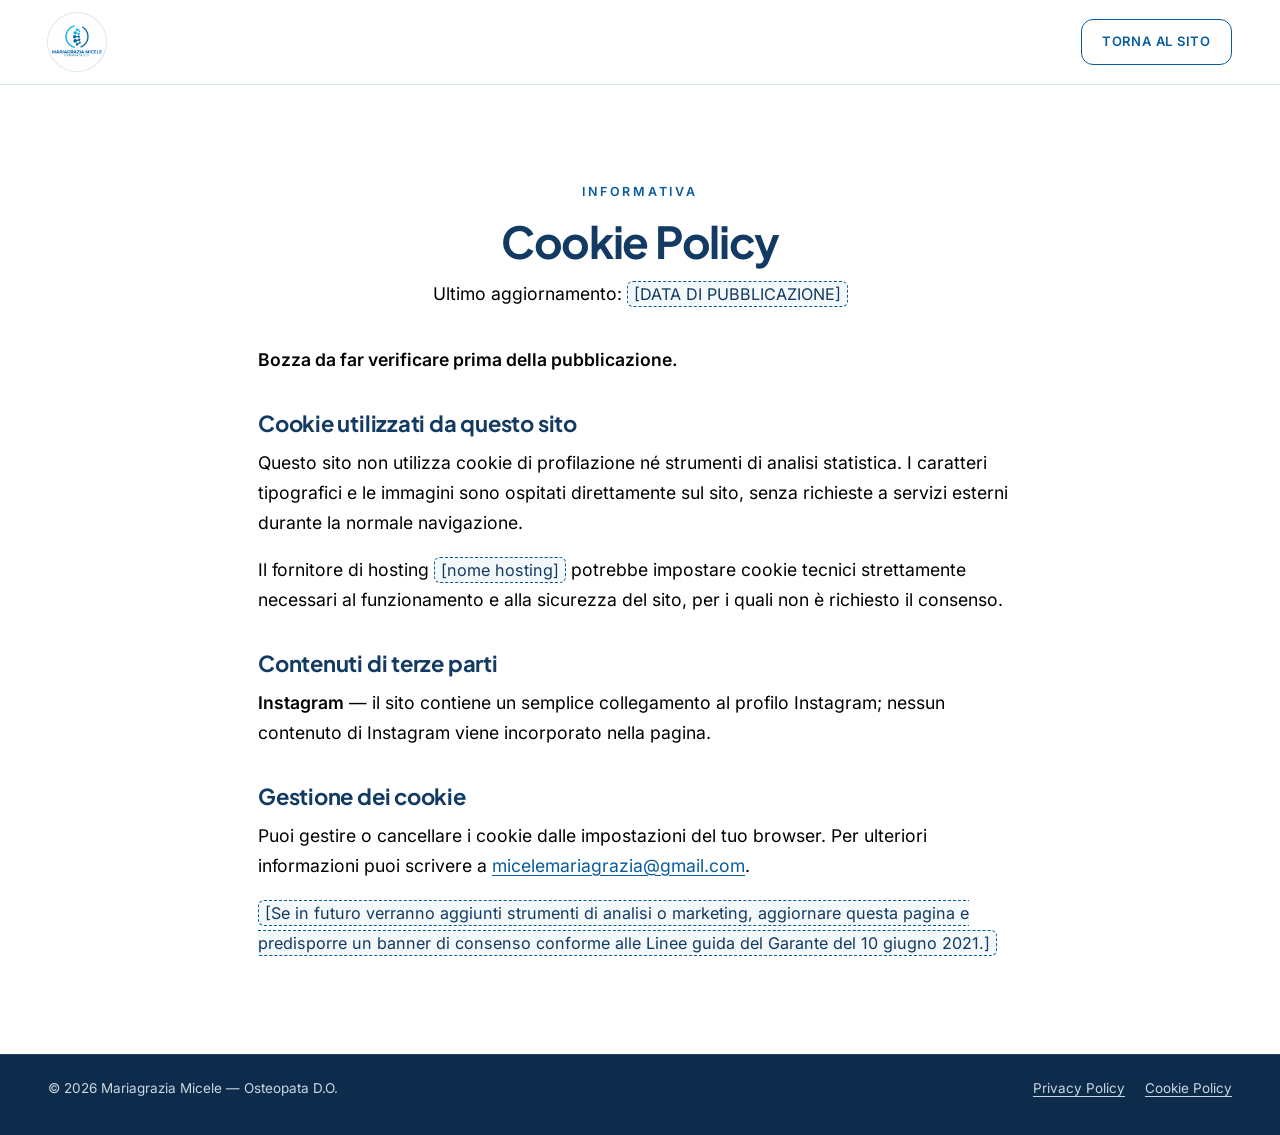
<file: cookie-policy.html>
<!doctype html>
<html lang="it">
<head>
  <meta charset="utf-8">
  <meta name="viewport" content="width=device-width, initial-scale=1">
  <title>Cookie Policy | Mariagrazia Micele, Osteopata D.O.</title>
  <meta name="robots" content="noindex, follow">
  <link rel="icon" type="image/webp" href="assets/img/logo-mariagrazia-micele.webp">
  <link rel="stylesheet" href="assets/css/styles.css">
</head>
<body>
  <header class="site-header legal-header">
    <div class="container header-inner">
      <a class="brand" href="index.html" aria-label="Torna alla home di Mariagrazia Micele, Osteopata D.O.">
        <span class="logo-round"><img src="assets/img/logo-mariagrazia-micele.webp" alt="" width="58" height="58"></span>
        <span class="brand-text" aria-hidden="true"><span class="brand-name">Mariagrazia Micele</span><span class="brand-role">Osteopata D.O.</span></span>
      </a>
      <a class="btn btn--secondary header-cta" href="index.html#contatti">Torna al sito</a>
    </div>
  </header>

  <main class="legal">
    <div class="container">
      <span class="eyebrow">Informativa</span>
      <h1>Cookie Policy</h1>
      <p class="legal-meta">Ultimo aggiornamento: <span class="todo">[DATA DI PUBBLICAZIONE]</span></p>

      <p><strong>Bozza da far verificare prima della pubblicazione.</strong></p>

      <h2>Cookie utilizzati da questo sito</h2>
      <p>Questo sito non utilizza cookie di profilazione né strumenti di analisi statistica. I caratteri tipografici e le immagini sono ospitati direttamente sul sito, senza richieste a servizi esterni durante la normale navigazione.</p>
      <p>Il fornitore di hosting <span class="todo">[nome hosting]</span> potrebbe impostare cookie tecnici strettamente necessari al funzionamento e alla sicurezza del sito, per i quali non è richiesto il consenso.</p>

      <h2>Contenuti di terze parti</h2>
      <p><strong>Instagram</strong> — il sito contiene un semplice collegamento al profilo Instagram; nessun contenuto di Instagram viene incorporato nella pagina.</p>

      <h2>Gestione dei cookie</h2>
      <p>Puoi gestire o cancellare i cookie dalle impostazioni del tuo browser. Per ulteriori informazioni puoi scrivere a <a href="mailto:micelemariagrazia@gmail.com">micelemariagrazia@gmail.com</a>.</p>
      <p><span class="todo">[Se in futuro verranno aggiunti strumenti di analisi o marketing, aggiornare questa pagina e predisporre un banner di consenso conforme alle Linee guida del Garante del 10 giugno 2021.]</span></p>
    </div>
  </main>

  <footer class="site-footer" style="padding-top:0">
    <div class="container footer-bottom">
      <p>© <span data-year>2026</span> Mariagrazia Micele — Osteopata D.O.</p>
      <div class="footer-legal"><a href="privacy-policy.html">Privacy Policy</a><a href="cookie-policy.html">Cookie Policy</a></div>
    </div>
  </footer>
  <script>document.querySelectorAll("[data-year]").forEach(function(e){e.textContent=new Date().getFullYear()});</script>
</body>
</html>
</file>
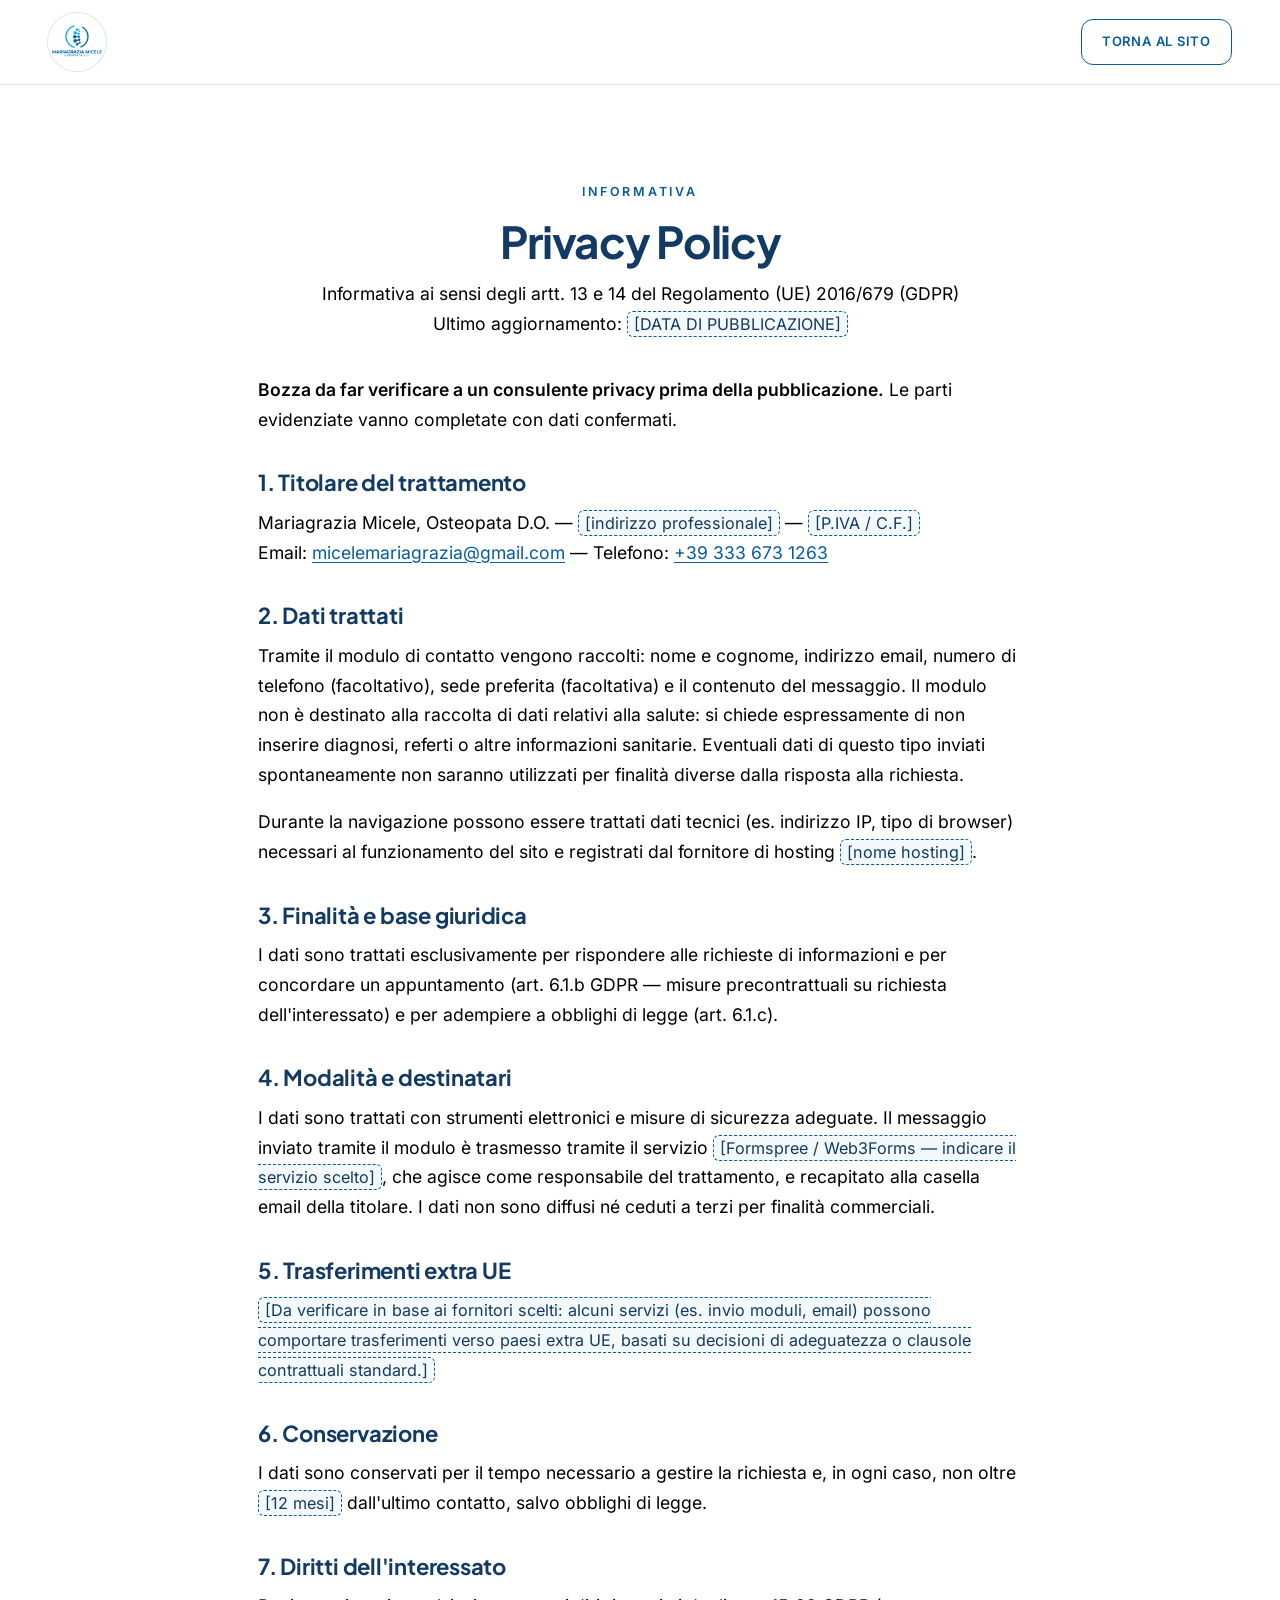
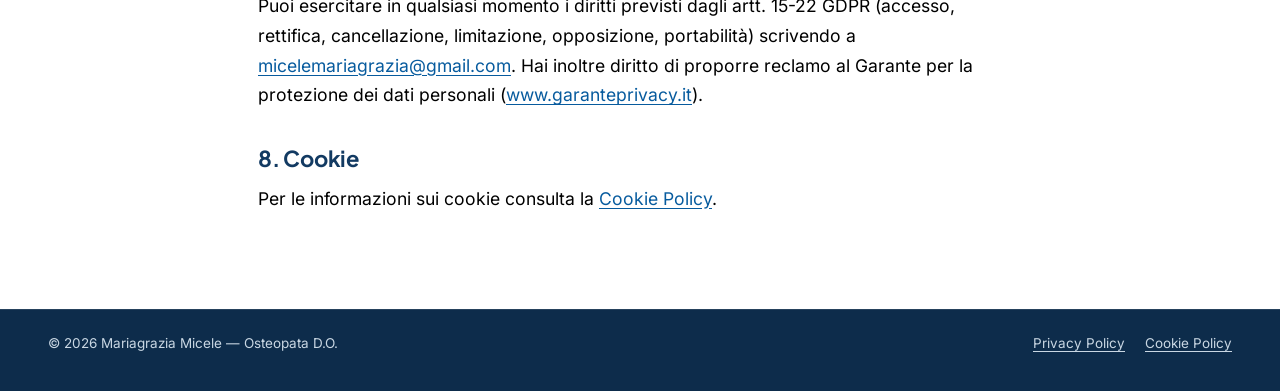
<file: privacy-policy.html>
<!doctype html>
<html lang="it">
<head>
  <meta charset="utf-8">
  <meta name="viewport" content="width=device-width, initial-scale=1">
  <title>Privacy Policy | Mariagrazia Micele, Osteopata D.O.</title>
  <meta name="robots" content="noindex, follow">
  <link rel="icon" type="image/webp" href="assets/img/logo-mariagrazia-micele.webp">
  <link rel="stylesheet" href="assets/css/styles.css">
</head>
<body>
  <header class="site-header legal-header">
    <div class="container header-inner">
      <a class="brand" href="index.html" aria-label="Torna alla home di Mariagrazia Micele, Osteopata D.O.">
        <span class="logo-round"><img src="assets/img/logo-mariagrazia-micele.webp" alt="" width="58" height="58"></span>
        <span class="brand-text" aria-hidden="true"><span class="brand-name">Mariagrazia Micele</span><span class="brand-role">Osteopata D.O.</span></span>
      </a>
      <a class="btn btn--secondary header-cta" href="index.html#contatti">Torna al sito</a>
    </div>
  </header>

  <main class="legal">
    <div class="container">
      <span class="eyebrow">Informativa</span>
      <h1>Privacy Policy</h1>
      <p class="legal-meta">Informativa ai sensi degli artt. 13 e 14 del Regolamento (UE) 2016/679 (GDPR)<br>Ultimo aggiornamento: <span class="todo">[DATA DI PUBBLICAZIONE]</span></p>

      <p><strong>Bozza da far verificare a un consulente privacy prima della pubblicazione.</strong> Le parti evidenziate vanno completate con dati confermati.</p>

      <h2>1. Titolare del trattamento</h2>
      <p>Mariagrazia Micele, Osteopata D.O. — <span class="todo">[indirizzo professionale]</span> — <span class="todo">[P.IVA / C.F.]</span><br>
      Email: <a href="mailto:micelemariagrazia@gmail.com">micelemariagrazia@gmail.com</a> — Telefono: <a href="tel:+393336731263">+39 333 673 1263</a></p>

      <h2>2. Dati trattati</h2>
      <p>Tramite il modulo di contatto vengono raccolti: nome e cognome, indirizzo email, numero di telefono (facoltativo), sede preferita (facoltativa) e il contenuto del messaggio. Il modulo non è destinato alla raccolta di dati relativi alla salute: si chiede espressamente di non inserire diagnosi, referti o altre informazioni sanitarie. Eventuali dati di questo tipo inviati spontaneamente non saranno utilizzati per finalità diverse dalla risposta alla richiesta.</p>
      <p>Durante la navigazione possono essere trattati dati tecnici (es. indirizzo IP, tipo di browser) necessari al funzionamento del sito e registrati dal fornitore di hosting <span class="todo">[nome hosting]</span>.</p>

      <h2>3. Finalità e base giuridica</h2>
      <p>I dati sono trattati esclusivamente per rispondere alle richieste di informazioni e per concordare un appuntamento (art. 6.1.b GDPR — misure precontrattuali su richiesta dell'interessato) e per adempiere a obblighi di legge (art. 6.1.c).</p>

      <h2>4. Modalità e destinatari</h2>
      <p>I dati sono trattati con strumenti elettronici e misure di sicurezza adeguate. Il messaggio inviato tramite il modulo è trasmesso tramite il servizio <span class="todo">[Formspree / Web3Forms — indicare il servizio scelto]</span>, che agisce come responsabile del trattamento, e recapitato alla casella email della titolare. I dati non sono diffusi né ceduti a terzi per finalità commerciali.</p>

      <h2>5. Trasferimenti extra UE</h2>
      <p><span class="todo">[Da verificare in base ai fornitori scelti: alcuni servizi (es. invio moduli, email) possono comportare trasferimenti verso paesi extra UE, basati su decisioni di adeguatezza o clausole contrattuali standard.]</span></p>

      <h2>6. Conservazione</h2>
      <p>I dati sono conservati per il tempo necessario a gestire la richiesta e, in ogni caso, non oltre <span class="todo">[12 mesi]</span> dall'ultimo contatto, salvo obblighi di legge.</p>

      <h2>7. Diritti dell'interessato</h2>
      <p>Puoi esercitare in qualsiasi momento i diritti previsti dagli artt. 15-22 GDPR (accesso, rettifica, cancellazione, limitazione, opposizione, portabilità) scrivendo a <a href="mailto:micelemariagrazia@gmail.com">micelemariagrazia@gmail.com</a>. Hai inoltre diritto di proporre reclamo al Garante per la protezione dei dati personali (<a href="https://www.garanteprivacy.it" target="_blank" rel="noopener">www.garanteprivacy.it</a>).</p>

      <h2>8. Cookie</h2>
      <p>Per le informazioni sui cookie consulta la <a href="cookie-policy.html">Cookie Policy</a>.</p>
    </div>
  </main>

  <footer class="site-footer" style="padding-top:0">
    <div class="container footer-bottom">
      <p>© <span data-year>2026</span> Mariagrazia Micele — Osteopata D.O.</p>
      <div class="footer-legal"><a href="privacy-policy.html">Privacy Policy</a><a href="cookie-policy.html">Cookie Policy</a></div>
    </div>
  </footer>
  <script>document.querySelectorAll("[data-year]").forEach(function(e){e.textContent=new Date().getFullYear()});</script>
</body>
</html>
</file>
<file: assets/css/styles.css>
/* ==========================================================
   Mariagrazia Micele — Osteopata D.O.
   Modern Osteopathy × Medical Elegance × Human Care
   ========================================================== */

@font-face {
  font-family: "Inter";
  src: url("../fonts/inter-latin.woff2") format("woff2");
  font-weight: 400 600;
  font-style: normal;
  font-display: swap;
}
@font-face {
  font-family: "Plus Jakarta Sans";
  src: url("../fonts/plus-jakarta-sans-latin.woff2") format("woff2");
  font-weight: 600 700;
  font-style: normal;
  font-display: swap;
}

:root {
  --white: #FFFFFF;
  --ice: #F3F8FB;
  --blue: #075B9E;
  --navy: #123A62;
  --navy-dark: #0D2C4B;
  --cyan: #16B4E5;
  --text: #000000;
  --border: #D8E7EF;

  --font-head: "Plus Jakarta Sans", "Segoe UI", system-ui, sans-serif;
  --font-body: "Inter", "Segoe UI", system-ui, sans-serif;

  --container: 1200px;
  --gutter: clamp(20px, 5vw, 48px);
  --section-y: clamp(72px, 10vw, 128px);
  --radius: 16px;
  --header-h: 84px;

  --shadow-soft: 0 1px 2px rgba(18, 58, 98, .04), 0 8px 24px rgba(18, 58, 98, .05);
  --shadow-hover: 0 2px 4px rgba(18, 58, 98, .05), 0 18px 40px rgba(18, 58, 98, .10);
  --ease: cubic-bezier(.22, .61, .36, 1);
}

*, *::before, *::after { box-sizing: border-box; }

html {
  scroll-behavior: smooth;
  scroll-padding-top: calc(var(--header-h) + 8px);
  -webkit-text-size-adjust: 100%;
}

body {
  margin: 0;
  font-family: var(--font-body);
  font-size: clamp(16px, 1.05vw + 10px, 17.5px);
  line-height: 1.7;
  color: var(--text);
  background: var(--white);
  overflow-x: hidden;
  -webkit-font-smoothing: antialiased;
}

img { max-width: 100%; height: auto; display: block; }
a { color: var(--blue); text-underline-offset: 3px; }
p { margin: 0 0 1em; }
p:last-child { margin-bottom: 0; }

h1, h2, h3 {
  font-family: var(--font-head);
  color: var(--navy);
  margin: 0;
  line-height: 1.16;
  text-wrap: balance;
}
h1 { font-weight: 700; letter-spacing: -0.03em; }
h2 { font-weight: 700; font-size: clamp(30px, 2.4vw + 14px, 46px); letter-spacing: -0.025em; }
h3 { font-weight: 600; font-size: clamp(20px, .6vw + 16px, 24px); letter-spacing: -0.012em; line-height: 1.3; }

:focus-visible {
  outline: 3px solid var(--blue);
  outline-offset: 3px;
  border-radius: 6px;
}

.sr-only {
  position: absolute !important; width: 1px; height: 1px; padding: 0; margin: -1px;
  overflow: hidden; clip: rect(0 0 0 0); white-space: nowrap; border: 0;
}
.nowrap { white-space: nowrap; }

.skip-link {
  position: absolute; left: 16px; top: -60px; z-index: 200;
  background: var(--navy); color: #fff; padding: 10px 16px; border-radius: 8px;
  font-weight: 600; text-decoration: none; transition: top .2s var(--ease);
}
.skip-link:focus { top: 12px; }

.container {
  width: 100%;
  max-width: calc(var(--container) + var(--gutter) * 2);
  margin-inline: auto;
  padding-inline: var(--gutter);
}

/* Sfondi sezione: alternanza bianco / ice a partire da CHI SONO */
.section { padding-block: var(--section-y); position: relative; overflow: hidden; }
.section--white { background: var(--white); }
.section--ice { background: var(--ice); }

/* Box, tendine e form: sempre di colore diverso dalla sezione */
.section--ice .surface { background: var(--white); }
.section--white .surface { background: var(--ice); }

/* ---------- Section heads ---------- */
.section-head {
  text-align: center;
  max-width: 820px;
  margin: 0 auto clamp(40px, 5vw, 64px);
}
.eyebrow {
  display: block;
  font-family: var(--font-body);
  font-size: 12.5px;
  font-weight: 600;
  letter-spacing: .22em;
  text-transform: uppercase;
  color: var(--blue);
  margin-bottom: 14px;
  text-align: center;
}
.section-lead {
  margin: 22px auto 0;
  max-width: 680px;
  font-size: 1.04em;
  text-align: center;
}

.ornament {
  display: block;
  width: 64px; height: 22px;
  margin: 22px auto 0;
  color: var(--blue);
}

/* ---------- Buttons ---------- */
.btn {
  --btn-bg: var(--blue);
  display: inline-flex; align-items: center; justify-content: center; gap: 10px;
  min-height: 52px;
  padding: 14px 28px;
  border-radius: 12px;
  border: 1.5px solid var(--btn-bg);
  background: var(--btn-bg);
  color: #fff;
  font-family: var(--font-body);
  font-size: 14.5px;
  font-weight: 600;
  letter-spacing: .06em;
  text-transform: uppercase;
  text-decoration: none;
  line-height: 1.2;
  text-align: center;
  cursor: pointer;
  white-space: nowrap;
  transition: background-color .25s var(--ease), border-color .25s var(--ease), color .25s var(--ease), transform .25s var(--ease), box-shadow .25s var(--ease);
}
.btn:hover { --btn-bg: var(--navy); transform: translateY(-1px); box-shadow: 0 10px 24px rgba(7, 91, 158, .18); }
.btn:active { transform: translateY(0); }
.btn--secondary { background: transparent; color: var(--blue); }
.btn--secondary:hover { background: var(--blue); border-color: var(--blue); color: #fff; }
.btn[disabled] { opacity: .6; cursor: progress; transform: none; }

.cta-row { display: flex; justify-content: center; margin-top: clamp(40px, 5vw, 56px); }

/* ==========================================================
   01 HEADER
   ========================================================== */
.site-header {
  position: sticky; top: 0; z-index: 100;
  background: rgba(255, 255, 255, .97);
  border-bottom: 1px solid var(--border);
  transition: box-shadow .3s var(--ease);
}
.site-header.is-scrolled { box-shadow: 0 6px 24px rgba(18, 58, 98, .06); }
.header-inner {
  max-width: calc(1360px + var(--gutter) * 2);
  height: var(--header-h);
  display: flex; align-items: center; justify-content: space-between; gap: 20px;
}
.brand {
  display: inline-flex; align-items: center; gap: 12px;
  text-decoration: none; flex-shrink: 0; min-width: 0;
}
.logo-round {
  border-radius: 50%;
  overflow: hidden;
  background: #fff;
  flex-shrink: 0;
}
.logo-round img {
  width: 100%; height: 100%;
  object-fit: cover;
  transform: scale(1.035); /* rimuove il filo grigio dello screenshot senza alterare il disegno */
}
.brand .logo-round { width: 58px; height: 58px; box-shadow: 0 0 0 1px var(--border); }
.brand-text { display: flex; flex-direction: column; line-height: 1.15; }
.brand-name {
  font-family: var(--font-head); font-weight: 700; font-size: 18px;
  color: var(--blue); letter-spacing: -0.005em; white-space: nowrap;
}
.brand-role {
  font-family: var(--font-body); font-weight: 500; font-size: 13px;
  color: var(--navy); letter-spacing: .02em; margin-top: 3px; white-space: nowrap;
}

/* Desktop: tutte le voci su una riga + CTA a destra */
.main-nav { display: flex; align-items: center; gap: clamp(16px, 1.8vw, 28px); flex: 1; justify-content: flex-end; min-width: 0; }
.nav-list { display: flex; align-items: center; gap: clamp(12px, 1.35vw, 24px); list-style: none; margin: 0; padding: 0; }
.nav-list a {
  position: relative; display: block;
  font-family: var(--font-body); font-weight: 500; font-size: clamp(13px, .35vw + 9.5px, 15px);
  color: var(--text); text-decoration: none; padding: 8px 0; white-space: nowrap;
  transition: color .25s var(--ease);
}
.nav-list a::after {
  content: ""; position: absolute; left: 0; right: 0; bottom: 2px; height: 1.5px;
  background: var(--blue); transform: scaleX(0); transform-origin: left;
  transition: transform .3s var(--ease);
}
.nav-list a:hover { color: var(--blue); }
.nav-list a:hover::after, .nav-list a[aria-current="true"]::after { transform: scaleX(1); }
.header-cta { min-height: 46px; padding: 12px 20px; font-size: 13px; flex-shrink: 0; }

.nav-toggle {
  display: none;
  width: 48px; height: 48px; border-radius: 12px;
  border: 1px solid var(--border); background: #fff; cursor: pointer;
  align-items: center; justify-content: center; flex-shrink: 0;
}
.nav-toggle-bars { position: relative; width: 20px; height: 14px; }
.nav-toggle-bars span {
  position: absolute; left: 0; width: 100%; height: 2px; border-radius: 2px; background: var(--navy);
  transition: transform .3s var(--ease), opacity .2s var(--ease), top .3s var(--ease);
}
.nav-toggle-bars span:nth-child(1) { top: 0; }
.nav-toggle-bars span:nth-child(2) { top: 6px; }
.nav-toggle-bars span:nth-child(3) { top: 12px; }
.nav-open .nav-toggle-bars span:nth-child(1) { top: 6px; transform: rotate(45deg); }
.nav-open .nav-toggle-bars span:nth-child(2) { opacity: 0; }
.nav-open .nav-toggle-bars span:nth-child(3) { top: 6px; transform: rotate(-45deg); }

/* Desktop stretto: si mantiene una sola riga nascondendo il nome testuale (resta il logo) */
@media (min-width: 1024px) and (max-width: 1379px) {
  .brand-text { display: none; }
}
@media (min-width: 1024px) and (max-width: 1199px) {
  .header-inner { padding-inline: 24px; gap: 16px; }
  .brand .logo-round { width: 52px; height: 52px; }
  .nav-list { gap: 13px; }
  .nav-list a { font-size: 13px; }
  .main-nav { gap: 16px; }
  .header-cta { padding: 11px 14px; font-size: 12px; letter-spacing: .03em; }
}

/* Mobile e tablet: menu burger con voci e CTA */
@media (max-width: 1023px) {
  :root { --header-h: 76px; }
  .nav-toggle { display: inline-flex; }
  .main-nav {
    position: fixed; left: 0; right: 0; top: var(--header-h);
    flex-direction: column; align-items: stretch; gap: 0;
    background: #fff; border-bottom: 1px solid var(--border);
    padding: 8px var(--gutter) 28px;
    max-height: calc(100dvh - var(--header-h)); overflow-y: auto;
    box-shadow: 0 24px 40px rgba(18, 58, 98, .10);
    opacity: 0; visibility: hidden; transform: translateY(-8px);
    transition: opacity .25s var(--ease), transform .25s var(--ease), visibility 0s linear .25s;
  }
  .nav-open .main-nav {
    opacity: 1; visibility: visible; transform: none;
    transition: opacity .25s var(--ease), transform .25s var(--ease), visibility 0s;
  }
  .nav-list { flex-direction: column; align-items: stretch; gap: 0; }
  .nav-list li { border-bottom: 1px solid var(--border); }
  .nav-list a { padding: 15px 4px; font-size: 16px; text-align: center; }
  .nav-list a::after { display: none; }
  .header-cta { margin-top: 20px; min-height: 52px; font-size: 14px; }
}

@media (max-width: 420px) {
  .brand { gap: 10px; }
  .brand .logo-round { width: 50px; height: 50px; }
  .brand-name { font-size: 16px; }
  .brand-role { font-size: 12px; }
}
@media (max-width: 350px) {
  .brand-name { font-size: 14.5px; }
  .brand .logo-round { width: 44px; height: 44px; }
}

/* ==========================================================
   02 HERO
   ========================================================== */
.hero {
  position: relative;
  isolation: isolate;
  display: flex; align-items: center;
  min-height: clamp(560px, calc(100svh - var(--header-h)), 860px);
  padding-block: clamp(80px, 11vw, 140px);
  overflow: hidden;
  text-align: center;
}
.hero-media { position: absolute; inset: 0; z-index: -2; }
.hero-media img { width: 100%; height: 100%; object-fit: cover; object-position: center 40%; }
.hero::before {
  content: ""; position: absolute; inset: 0; z-index: -1;
  background: radial-gradient(ellipse 70% 60% at 50% 50%, rgba(255,255,255,.80) 0%, rgba(255,255,255,.68) 55%, rgba(243,248,251,.55) 100%);
}
.hero-arcs {
  position: absolute; z-index: -1; pointer-events: none;
  top: 50%; left: 50%; width: min(1200px, 140vw); height: auto;
  transform: translate(-50%, -50%);
  color: var(--blue); opacity: .16;
}
.hero-content { max-width: 1100px; margin-inline: auto; }
.hero .eyebrow { margin-bottom: 22px; }
.hero h1 {
  font-size: clamp(32px, 4.3vw + 4px, 66px);
  line-height: 1.08;
  color: var(--navy);
}
.hero h1 .h1-line { display: block; }
.hero h1 .h1-accent {
  color: var(--blue);
  background: linear-gradient(90deg, var(--blue) 0%, var(--blue) 55%, #0E86C6 100%);
  -webkit-background-clip: text; background-clip: text;
  -webkit-text-fill-color: transparent;
}
@media (min-width: 1024px) {
  .hero h1 .h1-line { white-space: nowrap; }
}
.hero-sub {
  max-width: 640px; margin: 26px auto 0;
  font-size: clamp(16.5px, .5vw + 14px, 19px); color: var(--text);
}
.hero-actions {
  display: flex; flex-wrap: wrap; justify-content: center; gap: 14px;
  margin-top: 38px;
}
.hero-micro {
  margin-top: 34px;
  display: flex; flex-wrap: wrap; justify-content: center; gap: 6px 14px;
  font-size: 13px; font-weight: 600; letter-spacing: .06em; text-transform: uppercase; color: var(--text);
}
.hero-micro .dot { color: var(--cyan); }

@media (max-width: 600px) {
  .hero { min-height: 0; padding-block: 72px 80px; }
  .hero::before { background: linear-gradient(180deg, rgba(255,255,255,.80), rgba(255,255,255,.74) 60%, rgba(243,248,251,.82)); }
  .hero-actions { flex-direction: column; align-items: stretch; max-width: 360px; margin-inline: auto; }
  .hero-actions .btn { width: 100%; }
  .hero-micro { flex-direction: column; gap: 4px; }
  .hero-micro .dot { display: none; }
}

/* ==========================================================
   03 CHI SONO
   ========================================================== */
.about-layout {
  display: grid;
  grid-template-columns: minmax(0, 4fr) minmax(0, 7fr);
  grid-template-areas: "head head" "photo text";
  column-gap: clamp(40px, 6vw, 88px);
  align-items: start;
}
@media (min-width: 901px) {
  .about-photo { position: sticky; top: calc(var(--header-h) + 48px); margin-top: 14px; }
}
.about-head { grid-area: head; }
.about-photo { grid-area: photo; position: relative; justify-self: center; width: min(100%, 320px); margin: 0; }
.about-text { grid-area: text; }
.about-photo img { width: 100%; aspect-ratio: 1; border-radius: 50%; object-fit: cover; position: relative; }
.about-photo::before {
  content: ""; position: absolute; inset: -14px; border-radius: 50%;
  border: 1.5px solid var(--border);
  border-left-color: var(--cyan); border-right-color: var(--blue);
  transform: rotate(-12deg);
}
.about-text .signature {
  font-family: var(--font-head); font-weight: 600; color: var(--text);
  font-size: 1.12em; line-height: 1.5; margin-top: 1.4em;
  padding-left: 18px; border-left: 2px solid var(--cyan);
}
.about-text strong { color: var(--text); font-weight: 600; }
.training { margin-top: 32px; padding-top: 26px; border-top: 1px solid var(--border); }
.training-title {
  display: block; font-size: 12.5px; font-weight: 600; letter-spacing: .2em;
  text-transform: uppercase; color: var(--blue); margin-bottom: 14px;
}
.training-list { list-style: none; margin: 0; padding: 0; display: grid; gap: 10px; }
.training-list li { position: relative; padding-left: 26px; }
.training-list li::before {
  content: ""; position: absolute; left: 0; top: .62em;
  width: 10px; height: 10px; border-radius: 50%; border: 2px solid var(--blue);
}

@media (max-width: 900px) {
  .about-layout { grid-template-columns: 1fr; grid-template-areas: "photo" "head" "text"; }
  .about-photo { width: min(56vw, 220px); margin-bottom: 44px; }
  .about-photo::before { inset: -10px; }
}

/* ==========================================================
   04 A CHI MI RIVOLGO — cards
   ========================================================== */
.cards-3 { display: grid; grid-template-columns: repeat(3, minmax(0, 1fr)); gap: clamp(18px, 2.4vw, 28px); }
.card {
  border: 1px solid var(--border);
  border-radius: var(--radius);
  box-shadow: var(--shadow-soft);
  transition: transform .35s var(--ease), box-shadow .35s var(--ease), border-color .35s var(--ease);
}
.card:hover { transform: translateY(-4px); box-shadow: var(--shadow-hover); border-color: #c6dce8; }
.target-card { padding: clamp(30px, 3vw, 42px) clamp(24px, 2.6vw, 36px); text-align: center; }
.icon-wrap {
  width: 72px; height: 72px; margin: 0 auto 24px;
  display: grid; place-items: center;
  border-radius: 50%; background: var(--ice); color: var(--blue);
  position: relative;
}
.icon-wrap::after {
  content: ""; position: absolute; inset: -6px; border-radius: 50%;
  border: 1px solid var(--border); border-top-color: var(--cyan);
}
.icon-wrap svg { width: 34px; height: 34px; }
.target-card h3 { margin-bottom: 14px; font-size: clamp(19px, .5vw + 16px, 22px); }

@media (max-width: 900px) {
  .cards-3 { grid-template-columns: 1fr; max-width: 560px; margin-inline: auto; }
}

/* ==========================================================
   05 IL MIO APPROCCIO — percorso sinuoso che si disegna allo scroll
   ========================================================== */
.approach-intro { max-width: 760px; margin: -12px auto clamp(56px, 7vw, 96px); text-align: center; font-size: 1.04em; }
.flow {
  --fp: 0;
  position: relative;
  list-style: none; margin: 0 auto; padding: 0;
  max-width: 1080px;
  display: grid;
  grid-auto-rows: 1fr;
}
.flow-line {
  position: absolute; top: 0; bottom: 0; left: 50%;
  width: 180px; transform: translateX(-50%);
  pointer-events: none;
}
.flow-line svg { width: 100%; height: 100%; display: block; overflow: visible; }
.flow-line .flow-base { fill: none; stroke: var(--border); stroke-width: 2; }
.flow-line .flow-draw {
  fill: none; stroke: url(#flowGrad); stroke-width: 3; stroke-linecap: round;
  stroke-dasharray: 1; stroke-dashoffset: calc(1 - var(--fp));
  filter: drop-shadow(0 0 6px rgba(22, 180, 229, .45));
}
.flow-step {
  position: relative;
  display: grid;
  grid-template-columns: minmax(0, 1fr) 180px minmax(0, 1fr);
  align-items: center;
  min-height: 220px;
}
.flow-text { padding-block: 24px; max-width: 400px; }
.flow-ghost {
  font-family: var(--font-head); font-weight: 700;
  font-size: clamp(44px, 5.4vw, 84px); letter-spacing: -0.04em; line-height: 1;
  color: transparent; -webkit-text-stroke: 1.2px #BFD9E8;
  white-space: nowrap; user-select: none;
  transition: -webkit-text-stroke-color .6s var(--ease), opacity .6s var(--ease), transform .8s var(--ease);
  opacity: .7; transform: translateY(10px);
}
.flow-step:nth-child(odd) .flow-text { grid-column: 1; grid-row: 1; justify-self: end; text-align: right; }
.flow-step:nth-child(odd) .flow-ghost { grid-column: 3; grid-row: 1; justify-self: start; }
.flow-step:nth-child(even) .flow-text { grid-column: 3; grid-row: 1; justify-self: start; text-align: left; }
.flow-step:nth-child(even) .flow-ghost { grid-column: 1; grid-row: 1; justify-self: end; }
.flow-node {
  grid-column: 2; grid-row: 1; justify-self: center;
  position: relative; width: 22px; height: 22px; border-radius: 50%;
  background: var(--white); border: 2px solid var(--border);
  transition: border-color .4s var(--ease), transform .5s var(--ease);
  z-index: 1;
}
.flow-node::before {
  content: ""; position: absolute; inset: 4px; border-radius: 50%;
  background: linear-gradient(135deg, var(--blue), var(--cyan));
  transform: scale(0); transition: transform .5s var(--ease);
}
.flow-node::after {
  content: ""; position: absolute; inset: -10px; border-radius: 50%;
  border: 1px solid rgba(22, 180, 229, .55); opacity: 0;
}
.flow-text h3 {
  font-size: clamp(22px, .8vw + 17px, 28px); margin-bottom: 10px;
  color: #7C93A6; transition: color .5s var(--ease);
}
.flow-text p { opacity: .5; transition: opacity .6s var(--ease); }

.flow-step.is-on .flow-node { border-color: var(--blue); transform: scale(1.1); }
.flow-step.is-on .flow-node::before { transform: scale(1); }
.flow-step.is-on .flow-node::after { animation: pulse-ring 2.4s var(--ease) infinite; }
.flow-step.is-on h3 { color: var(--navy); }
.flow-step.is-on p { opacity: 1; }
.flow-step.is-on .flow-ghost { -webkit-text-stroke-color: var(--cyan); opacity: .55; transform: none; }

@media (max-width: 860px) {
  .flow { max-width: 560px; }
  .flow-line { left: 0; width: 64px; transform: none; }
  .flow-step { grid-template-columns: 64px minmax(0, 1fr); min-height: 0; }
  .flow-node { grid-column: 1; }
  .flow-step:nth-child(odd) .flow-text, .flow-step:nth-child(even) .flow-text {
    grid-column: 2; justify-self: start; text-align: left; max-width: none; padding-left: 10px;
  }
  .flow-ghost { display: none; }
}

/* ==========================================================
   06 SERVIZI
   ========================================================== */
.cards-2 { display: grid; grid-template-columns: repeat(2, minmax(0, 1fr)); gap: clamp(20px, 2.6vw, 32px); max-width: 1100px; margin-inline: auto; }
.service-card { overflow: hidden; display: flex; flex-direction: column; }
.service-media { aspect-ratio: 16 / 10; overflow: hidden; background: var(--ice); position: relative; }
.service-media img { width: 100%; height: 100%; object-fit: cover; transition: transform .6s var(--ease); }
.service-media::after {
  content: ""; position: absolute; inset: 0;
  background: linear-gradient(180deg, transparent 60%, rgba(18, 58, 98, .18));
}
.service-card:hover .service-media img { transform: scale(1.04); }
.service-body { padding: clamp(26px, 2.6vw, 36px); text-align: center; flex: 1; }
.service-body h3 { font-size: clamp(20px, .5vw + 17px, 23px); margin-bottom: 12px; }
.service-body h3::after {
  content: ""; display: block; width: 36px; height: 2px; margin: 14px auto 0;
  background: linear-gradient(90deg, var(--blue), var(--cyan)); border-radius: 2px;
}

@media (max-width: 760px) {
  .cards-2 { grid-template-columns: 1fr; max-width: 560px; }
}

/* ==========================================================
   07 COME FUNZIONA — timeline animata
   ========================================================== */
.process {
  --p: 0;
  list-style: none; margin: 0 auto; padding: 0; max-width: 1160px;
  display: grid; grid-template-columns: repeat(4, minmax(0, 1fr)); gap: clamp(20px, 3vw, 40px);
  position: relative;
}
.process-track {
  position: absolute; top: 48px; left: 12.5%; right: 12.5%; height: 2px;
  background: var(--border); border-radius: 2px; overflow: visible;
}
.process-fill {
  position: absolute; inset: 0; border-radius: 2px;
  background: linear-gradient(90deg, var(--blue), var(--cyan));
  transform-origin: left; transform: scaleX(var(--p));
}
.process-spark {
  position: absolute; top: 50%; left: calc(var(--p) * 100%);
  width: 14px; height: 14px; border-radius: 50%; transform: translate(-50%, -50%);
  background: var(--cyan);
  box-shadow: 0 0 0 6px rgba(22, 180, 229, .18), 0 0 22px 6px rgba(22, 180, 229, .45);
  opacity: calc(var(--p) * 20);
}
.pstep { text-align: center; position: relative; }
.pstep-mark { position: relative; width: 96px; height: 96px; margin: 0 auto 26px; display: grid; place-items: center; }
.pstep-ring { position: absolute; inset: 0; width: 100%; height: 100%; transform: rotate(-90deg); }
.pstep-ring circle { fill: var(--white); stroke: var(--border); stroke-width: 1.5; }
.pstep-ring .ring-progress {
  fill: none; stroke: url(#ringGrad); stroke-width: 2.5; stroke-linecap: round;
  stroke-dasharray: 100; stroke-dashoffset: 100;
  transition: stroke-dashoffset 1s var(--ease);
}
.pstep-num {
  position: relative;
  font-family: var(--font-head); font-weight: 700; font-size: 38px; letter-spacing: -0.04em; line-height: 1;
  color: transparent; -webkit-text-stroke: 1.3px var(--blue);
  background: linear-gradient(135deg, var(--blue), var(--cyan));
  -webkit-background-clip: text; background-clip: text;
  background-size: 100% 0%; background-repeat: no-repeat; background-position: bottom;
  transition: background-size .8s var(--ease) .15s;
}
.pstep-mark::after {
  content: ""; position: absolute; inset: -10px; border-radius: 50%;
  border: 1px solid rgba(22, 180, 229, .5); opacity: 0; transform: scale(.85);
}
.pstep h3 { font-size: clamp(19px, .5vw + 15px, 22px); margin-bottom: 10px; transition: color .4s var(--ease); color: #6E8597; }
.pstep p { max-width: 260px; margin-inline: auto; opacity: .55; transform: translateY(6px); transition: opacity .6s var(--ease), transform .6s var(--ease); }

.pstep.is-active .ring-progress { stroke-dashoffset: 0; }
.pstep.is-active .pstep-num { background-size: 100% 100%; -webkit-text-stroke-color: transparent; }
.pstep.is-active h3 { color: var(--navy); }
.pstep.is-active p { opacity: 1; transform: none; }
.pstep.is-current .pstep-mark::after { animation: pulse-ring 2.2s var(--ease) infinite; }
@keyframes pulse-ring {
  0% { opacity: .9; transform: scale(.9); }
  100% { opacity: 0; transform: scale(1.35); }
}

@media (max-width: 860px) {
  .process { grid-template-columns: 1fr; gap: 0; max-width: 480px; }
  .process-track { top: 48px; bottom: 48px; left: 47px; right: auto; width: 2px; height: auto; }
  .process-fill { transform-origin: top; transform: scaleY(var(--p)); background: linear-gradient(180deg, var(--blue), var(--cyan)); }
  .process-spark { left: 50%; top: calc(var(--p) * 100%); }
  .pstep { display: grid; grid-template-columns: 96px 1fr; column-gap: 22px; text-align: left; padding-bottom: 40px; }
  .pstep:last-child { padding-bottom: 0; }
  .pstep-mark { margin: 0; grid-row: span 2; align-self: start; }
  .pstep h3 { align-self: end; margin-top: 20px; }
  .pstep p { margin: 0; max-width: none; }
}
@media (max-width: 380px) {
  .pstep { grid-template-columns: 72px 1fr; column-gap: 16px; }
  .pstep-mark { width: 72px; height: 72px; }
  .pstep-num { font-size: 28px; }
  .process-track { left: 35px; top: 36px; bottom: 36px; }
  .pstep h3 { margin-top: 10px; }
}

/* ==========================================================
   08 DOVE RICEVO
   ========================================================== */
.locations {
  display: grid; grid-template-columns: repeat(2, minmax(0, 1fr)); gap: clamp(18px, 2.4vw, 28px);
  max-width: 780px; margin-inline: auto;
}
.location { padding: clamp(24px, 2.6vw, 32px); text-align: center; }
.location .icon-wrap { width: 54px; height: 54px; margin-bottom: 18px; }
.location .icon-wrap svg { width: 24px; height: 24px; }
.location h3 { font-size: 20px; margin-bottom: 8px; }
.location address { font-style: normal; line-height: 1.6; }
.location .studio-name { font-weight: 600; color: var(--text); display: block; }
@media (max-width: 640px) {
  .locations { grid-template-columns: 1fr; max-width: 420px; }
}

/* ==========================================================
   09 FAQ
   ========================================================== */
.faq { max-width: 860px; margin: 0 auto; display: grid; gap: 12px; }
.faq-item {
  border: 1px solid var(--border); border-radius: 14px;
  transition: box-shadow .3s var(--ease), border-color .3s var(--ease);
}
.faq-item.is-open { box-shadow: var(--shadow-soft); border-color: #c6dce8; }
.faq-item h3 { font-size: inherit; letter-spacing: 0; }
.faq-trigger {
  width: 100%; display: flex; align-items: center; justify-content: space-between; gap: 20px;
  padding: 22px 24px; background: none; border: 0; cursor: pointer; text-align: left;
  font-family: var(--font-head); font-weight: 600; font-size: clamp(17px, .4vw + 15px, 19px);
  line-height: 1.4; color: var(--navy); border-radius: 14px;
  transition: color .25s var(--ease);
}
.faq-trigger:hover { color: var(--blue); }
.faq-icon {
  flex-shrink: 0; width: 34px; height: 34px; border-radius: 50%;
  border: 1.5px solid var(--border); background: #fff; position: relative;
  transition: border-color .3s var(--ease), background-color .3s var(--ease);
}
.faq-icon::before, .faq-icon::after {
  content: ""; position: absolute; top: 50%; left: 50%; width: 12px; height: 1.8px; border-radius: 2px;
  background: var(--blue); transform: translate(-50%, -50%);
  transition: transform .3s var(--ease), background-color .3s var(--ease);
}
.faq-icon::after { transform: translate(-50%, -50%) rotate(90deg); }
.faq-trigger[aria-expanded="true"] .faq-icon { background: var(--blue); border-color: var(--blue); }
.faq-trigger[aria-expanded="true"] .faq-icon::before,
.faq-trigger[aria-expanded="true"] .faq-icon::after { background: #fff; }
.faq-trigger[aria-expanded="true"] .faq-icon::after { transform: translate(-50%, -50%) rotate(0deg); }
.faq-panel { display: grid; grid-template-rows: 0fr; transition: grid-template-rows .35s var(--ease); }
.faq-panel > div { overflow: hidden; }
.faq-panel p { padding: 0 78px 24px 24px; }
.faq-item.is-open .faq-panel { grid-template-rows: 1fr; }
@media (max-width: 600px) {
  .faq-trigger { padding: 18px 18px; }
  .faq-panel p { padding: 0 18px 20px; }
}

/* ==========================================================
   10 CONTATTI
   ========================================================== */
.form-card {
  max-width: 640px; margin: 0 auto;
  border: 1px solid var(--border); border-radius: 18px;
  padding: clamp(22px, 3vw, 36px);
  box-shadow: var(--shadow-soft);
}
.form-grid { display: grid; grid-template-columns: 1fr 1fr; gap: 16px; }
.field { display: flex; flex-direction: column; gap: 6px; }
.field--full { grid-column: 1 / -1; }
.field label { font-size: 14px; font-weight: 600; color: var(--text); }
.field .opt { font-weight: 400; color: var(--text); }
.field input, .field select, .field textarea {
  width: 100%; font: inherit; font-size: 16px; color: var(--text);
  padding: 11px 13px; border-radius: 10px; border: 1.5px solid var(--border); background: #fff;
  transition: border-color .2s var(--ease), box-shadow .2s var(--ease);
}
.field textarea { min-height: 110px; resize: vertical; }
.field input:focus, .field select:focus, .field textarea:focus {
  outline: none; border-color: var(--blue); box-shadow: 0 0 0 4px rgba(7, 91, 158, .14);
}
.field [aria-invalid="true"] { border-color: #B42318; }
.field-error { font-size: 13px; color: #B42318; }
.field-error:empty { display: none; }
.field-hint { font-size: 12.5px; line-height: 1.5; margin: 0; color: var(--text); }
.consent { flex-direction: row; align-items: flex-start; gap: 12px; }
.consent input { width: 20px; height: 20px; margin-top: 3px; flex-shrink: 0; accent-color: var(--blue); padding: 0; }
.consent label { font-weight: 400; font-size: 14px; color: var(--text); line-height: 1.55; }
.hp { position: absolute; left: -9999px; width: 1px; height: 1px; overflow: hidden; }
.form-actions { margin-top: 20px; display: flex; justify-content: center; }
.form-actions .btn { width: 100%; }
.form-status { margin-top: 16px; border-radius: 10px; padding: 14px 16px; font-size: 14.5px; display: none; }
.form-status.is-visible { display: block; }
.form-status.is-success { background: #E8F6EE; color: #0F5A32; border: 1px solid #A9DDBF; }
.form-status.is-error { background: #FDECEA; color: #8A1C12; border: 1px solid #F3B8B1; }
.form-status a { color: inherit; font-weight: 600; }
@media (max-width: 560px) { .form-grid { grid-template-columns: 1fr; } }

/* ==========================================================
   11 FOOTER
   ========================================================== */
.site-footer { background: var(--navy-dark); color: #C9D7E3; padding-top: clamp(56px, 7vw, 88px); font-size: 15px; }
.footer-grid {
  display: grid; grid-template-columns: 1.4fr 1fr 1.2fr; gap: clamp(32px, 5vw, 64px);
  padding-bottom: clamp(40px, 5vw, 56px);
}
.footer-brand { display: flex; flex-direction: column; align-items: flex-start; gap: 18px; }
.footer-brand .logo-round { width: 112px; height: 112px; box-shadow: 0 0 0 4px rgba(255,255,255,.08); }
.footer-name { font-family: var(--font-head); font-weight: 700; font-size: 21px; color: #fff; letter-spacing: -0.01em; line-height: 1.3; margin: 0; }
.footer-role { display: block; font-family: var(--font-body); font-weight: 500; font-size: 14px; letter-spacing: .02em; color: #8FD8F2; margin-top: 4px; }
.footer-tagline { max-width: 340px; }
.footer-title { font-size: 12px; font-weight: 600; letter-spacing: .2em; text-transform: uppercase; color: #fff; margin: 0 0 16px; font-family: var(--font-body); }
.footer-links { list-style: none; margin: 0; padding: 0; display: grid; gap: 8px; }
.footer-links a, .footer-contacts a { color: #C9D7E3; text-decoration: none; transition: color .2s var(--ease); }
.footer-links a:hover, .footer-contacts a:hover { color: #fff; text-decoration: underline; }
.footer-contacts { list-style: none; margin: 0; padding: 0; display: grid; gap: 10px; }
.footer-contacts li { display: flex; gap: 10px; align-items: center; overflow-wrap: anywhere; }
.footer-contacts svg { width: 18px; height: 18px; color: #8FD8F2; flex-shrink: 0; }
.footer-bottom {
  border-top: 1px solid rgba(255,255,255,.1);
  padding-block: 22px;
  display: flex; flex-wrap: wrap; justify-content: space-between; gap: 10px 24px; font-size: 13.5px;
}
.footer-bottom a { color: #C9D7E3; }
.footer-bottom a:hover { color: #fff; }
.footer-legal { display: flex; gap: 20px; flex-wrap: wrap; }

@media (max-width: 900px) {
  .footer-grid { grid-template-columns: 1fr 1fr; }
  .footer-brand { grid-column: 1 / -1; align-items: center; text-align: center; }
  .footer-tagline { margin-inline: auto; }
}
@media (max-width: 560px) {
  .footer-grid { grid-template-columns: 1fr; text-align: center; }
  .footer-contacts li { justify-content: center; }
  .footer-bottom { flex-direction: column; align-items: center; text-align: center; }
  .footer-legal { justify-content: center; }
}

/* ==========================================================
   Animations
   ========================================================== */
.reveal { opacity: 0; transform: translateY(18px); transition: opacity .6s var(--ease), transform .6s var(--ease); }
.reveal.is-visible { opacity: 1; transform: none; }
.no-js .reveal { opacity: 1; transform: none; }
.no-js .pstep h3, .no-js .pstep p { opacity: 1; color: var(--navy); transform: none; }
.no-js .flow { --fp: 1; }
.no-js .flow-text h3 { color: var(--navy); }
.no-js .flow-text p { opacity: 1; }

@media (prefers-reduced-motion: reduce) {
  html { scroll-behavior: auto; }
  *, *::before, *::after { transition-duration: .01ms !important; animation: none !important; }
  .reveal { opacity: 1; transform: none; }
}

/* ==========================================================
   Legal pages
   ========================================================== */
.legal { padding-block: clamp(56px, 8vw, 96px); }
.legal .container { max-width: 860px; }
.legal h1 { font-size: clamp(30px, 3vw + 12px, 44px); text-align: center; margin-bottom: 12px; }
.legal h2 { font-size: 22px; margin: 36px 0 12px; letter-spacing: -0.01em; }
.legal .todo { background: var(--ice); border: 1px dashed var(--blue); color: var(--navy); padding: 2px 6px; border-radius: 6px; font-size: .92em; }
.legal-meta { text-align: center; margin-bottom: 36px; }
.legal-header .nav-toggle { display: none !important; }
.legal-header .header-cta { display: inline-flex; margin: 0; }
</file>
